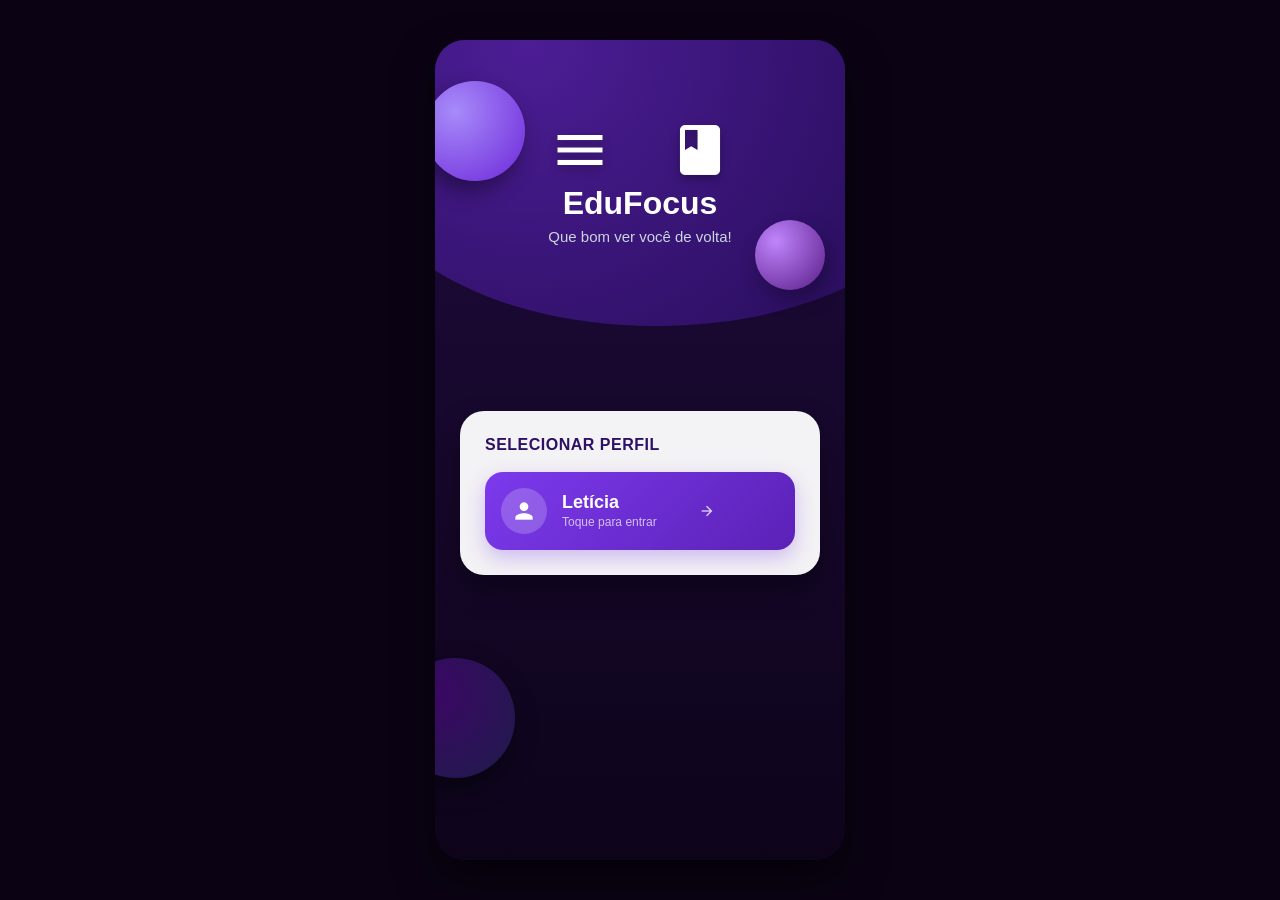
<file: index.html>
<!DOCTYPE html>
<html lang="pt-BR">
<head>
    <meta charset="UTF-8">
    <meta name="viewport" content="width=device-width, initial-scale=1.0">
    <title>EduFocus Login</title>
    <link href="https://fonts.googleapis.com/icon?family=Material+Icons" rel="stylesheet">
    <link rel="stylesheet" href="style.css">
</head>
<body>

    <div class="app-screen">
        <div class="bg-wave"></div>
        <div class="sphere sphere-1"></div>
        <div class="sphere sphere-2"></div>
        <div class="sphere sphere-3"></div>

        <div class="content-container">
            
            <div class="app-header">
                <span class="material-icons study-icon">menu_book</span>
                <h1>EduFocus</h1>
                <p>Que bom ver você de volta!</p>
            </div>

            <div class="login-card">
                <h2>Selecionar Perfil</h2>
                
                <button id="leticia-btn" class="leticia-profile-btn">
                    <div class="avatar">
                        <span class="material-icons">person</span>
                    </div>
                    <div class="user-info">
                        <span class="user-name">Letícia</span>
                        <span class="user-status">Toque para entrar</span>
                    </div>
                    <span class="material-icons arrow-icon">arrow_forward_ios</span>
                </button>
            </div>

            <div class="footer-space"></div>

        </div>
    </div>
<script src="script.js"></script>
</body>
</html>
</file>
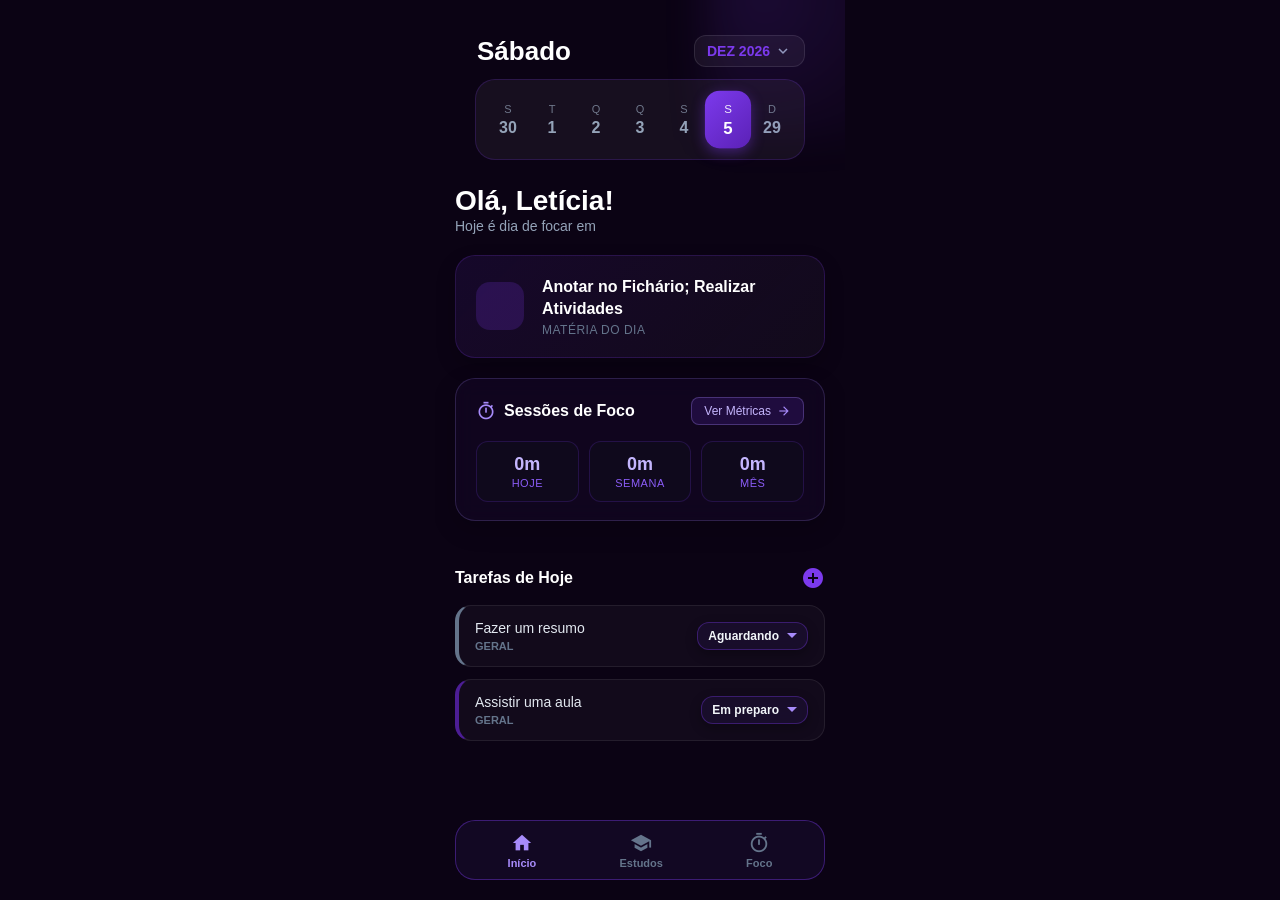
<file: dashboard.html>
<!DOCTYPE html>
<html lang="pt-BR">
<head>
    <meta charset="UTF-8">
    <meta name="viewport" content="width=device-width, initial-scale=1.0">
    <title>EduFocus - Painel</title>
    <link href="https://fonts.googleapis.com/icon?family=Material+Icons" rel="stylesheet">
    <link rel="stylesheet" href="dashboard.css">
    <link rel="stylesheet" href="tarefas.css">
</head>
<body>

    <div class="app-screen dashboard">
        <div class="sphere sphere-4"></div>
        
        <div class="dashboard-content">
                <div class="dashboard-header">
    <div class="header-top-row">
        <h1 id="current-day-name"></h1>
        <div class="month-selector" id="open-full-calendar">
            <span id="current-month-year">JUL 2026</span>
            <i class="material-icons">expand_more</i>
        </div>
    </div>

    <div class="calendar-strip">
        <div class="day" data-day="1"><small>S</small><strong class="num">-</strong></div>
        <div class="day" data-day="2"><small>T</small><strong class="num">-</strong></div>
        <div class="day" data-day="3"><small>Q</small><strong class="num">-</strong></div>
        <div class="day" data-day="4"><small>Q</small><strong class="num">-</strong></div>
        <div class="day" data-day="5"><small>S</small><strong class="num">-</strong></div>
        <div class="day" data-day="6"><small>S</small><strong class="num">-</strong></div>
        <div class="day" data-day="0"><small>D</small><strong class="num">-</strong></div>
    </div>
</div>

<div class="calendar-modal" id="calendar-modal">
    <div class="modal-content">
        <div class="modal-header">
            <button id="prev-month"><i class="material-icons">chevron_left</i></button>
            <h3 id="modal-month-title">Julho 2026</h3>
            <button id="next-month"><i class="material-icons">chevron_right</i></button>
        </div>
        <div class="modal-weekdays">
            <div>D</div><div>S</div><div>T</div><div>Q</div><div>Q</div><div>S</div><div>S</div>
        </div>
        <div class="modal-days-grid" id="modal-days-grid">
            </div>
        <button class="close-modal-btn" id="close-calendar">Fechar</button>
    </div>
</div>
            </header>

            <main class="main-stats">
        <div class="welcome-msg">
            <h2>Olá, Letícia!</h2>
            <span>Hoje é dia de focar em</span>
        </div>

        <div class="schedule-card">
            <div class="schedule-icon">
                <i class="material-icons" id="schedule-icon-day">auto_stories</i>
            </div>
            <div class="schedule-info">
                <h3 id="schedule-subject">Carregando cronograma...</h3>
                <p>Matéria do dia</p>
            </div>
        </div>
<div class="dashboard-card-container">
        <div class="dashboard-card">
    <div class="card-header-flex">
        <div class="card-header-title">
            <i class="material-icons">timer</i>
            <h3>Sessões de Foco</h3>
        </div>
        <button class="btn-card-action" onclick="location.href='metricas.html'">
    Ver Métricas
    <i class="material-icons">arrow_forward</i>
</button>
    </div>
</div>
    <div class="stats-grid">
        <div class="stat-box">
            <span class="stat-number" id="dash-stat-today">0</span>
            <span class="stat-text">Hoje</span>
        </div>
        <div class="stat-box">
            <span class="stat-number" id="dash-stat-week">0</span>
            <span class="stat-text">Semana</span>
        </div>
        <div class="stat-box">
            <span class="stat-number" id="dash-stat-month">0</span>
            <span class="stat-text">Mês</span>
        </div>
    </div>
</div>
        <div class="tasks-section">
            <div class="tasks-header">
                <h4>Tarefas de Hoje</h4>
                <button id="add-task-btn"><i class="material-icons">add_circle</i></button>
            </div>
            
            <div class="tasks-list" id="tasks-list">
                </div>
        </div>
        </main>

        <nav class="bottom-nav">
    <button class="nav-item active" onclick="location.href='dashboard.html'">
        <i class="material-icons">home</i>
        <span>Início</span>
    </button>
    <button class="nav-item" onclick="location.href='estudos.html'">
        <i class="material-icons">school</i>
        <span>Estudos</span>
    </button>
    <button class="nav-item" onclick="location.href='pomodoro.html'">
        <i class="material-icons">timer</i>
        <span>Foco</span>
    </button>
</nav>

    </div>

    <script src="script.js"></script>
</body>
</html>
</file>
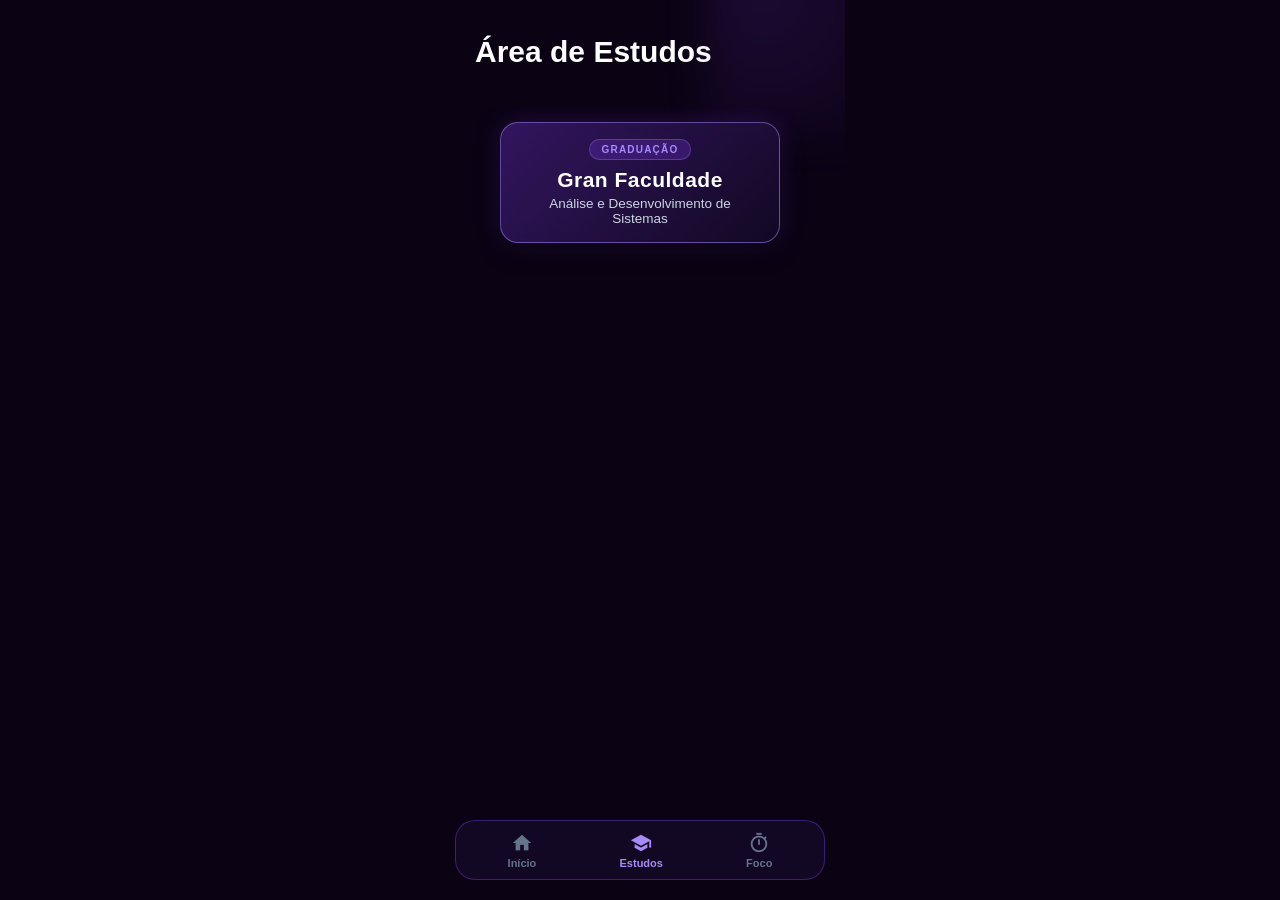
<file: estudos.html>
<!DOCTYPE html>
<html lang="pt-BR">
<head>
    <meta charset="UTF-8">
    <meta name="viewport" content="width=device-width, initial-scale=1.0">
    <title>Área de Estudos</title>
    <link href="https://fonts.googleapis.com/icon?family=Material+Icons" rel="stylesheet">
    <link rel="stylesheet" href="dashboard.css">
    <link rel="stylesheet" href="tarefas.css">
    <link rel="stylesheet" href="estudos.css">
</head>
<body>

    <div class="app-screen">
        <div class="sphere sphere-4"></div>
        
        <div class="dashboard-content">
            <header class="dashboard-header">
                <div class="header-top-row">
                    <h1 style="color: white; font-size: 30px; font-weight: 700;">Área de Estudos</h1>
                </div>
            </header>

            <main class="dashboard-content">
            <div class="faculty-card" id="btn-gran-faculdade" style="cursor: pointer;">
                <span class="faculty-badge">Graduação</span>
                <h1 class="faculty-name">Gran Faculdade</h1>
                <p class="faculty-course">Análise e Desenvolvimento de Sistemas</p>
            </div>
        </main>
        </div>

        <nav class="bottom-nav">
    <button class="nav-item" onclick="location.href='dashboard.html'">
        <i class="material-icons">home</i>
        <span>Início</span>
    </button>
    <button class="nav-item active" onclick="location.href='estudos.html'">
        <i class="material-icons">school</i>
        <span>Estudos</span>
    </button>
    <button class="nav-item" onclick="location.href='pomodoro.html'">
        <i class="material-icons">timer</i>
        <span>Foco</span>
    </button>
</nav>
    </div>

    <script src="script.js"></script>
</body>
</html>
</file>
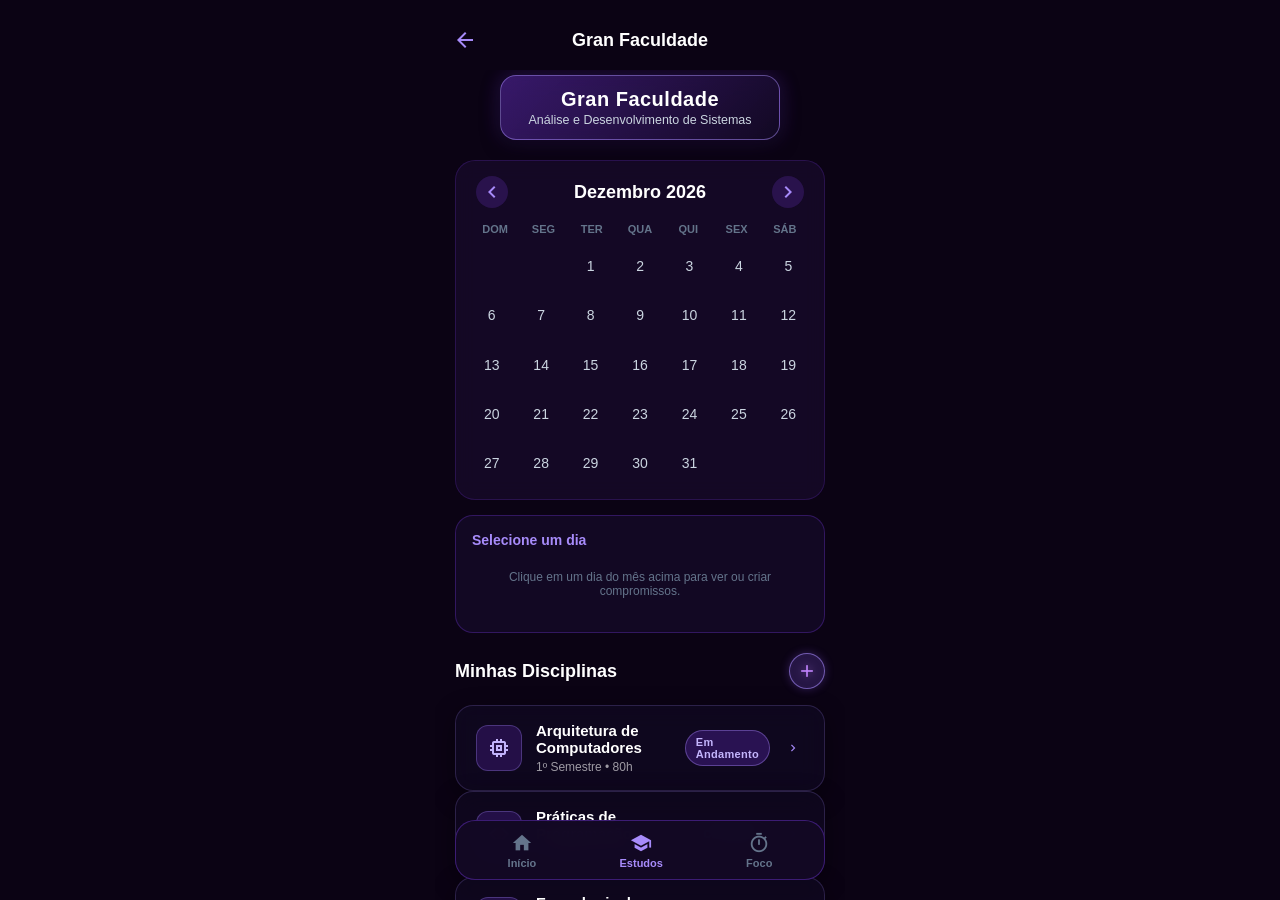
<file: gran-faculdade.html>
<!DOCTYPE html>
<html lang="pt-BR">
<head>
    <meta charset="UTF-8">
    <meta name="viewport" content="width=device-width, initial-scale=1.0">
    <title>Gran Faculdade</title>
    <link href="https://fonts.googleapis.com/icon?family=Material+Icons" rel="stylesheet">
    <link rel="stylesheet" href="dashboard.css">
    <link rel="stylesheet" href="estudos.css">
    <link rel="stylesheet" href="gran.css">
</head>
<body>
    <div class="app-screen">
        <header class="app-header">
            <button id="btn-back" class="icon-btn">
                <i class="material-icons">arrow_back</i>
            </button>
            <h2>Gran Faculdade</h2>
            <div style="width: 40px;"></div> </header>

        <main class="dashboard-content">
            <div class="faculty-card">
                <h1 class="faculty-name">Gran Faculdade</h1>
                <p class="faculty-course">Análise e Desenvolvimento de Sistemas</p>
            </div>

            <div class="calendar-container">
                <div class="calendar-header">
                    <button id="prev-month" class="month-btn"><i class="material-icons">chevron_left</i></button>
                    <h3 id="calendar-month-year">Julho 2026</h3>
                    <button id="next-month" class="month-btn"><i class="material-icons">chevron_right</i></button>
                </div>
                <div class="calendar-weekdays">
                    <span>Dom</span><span>Seg</span><span>Ter</span><span>Qua</span><span>Qui</span><span>Sex</span><span>Sáb</span>
                </div>
                <div class="calendar-days" id="calendar-days">
                    </div>
            </div>

            <div class="events-panel">
                <div class="panel-header">
                    <h4 id="selected-date-title">Selecione um dia</h4>
                </div>
                
                <div class="event-form" id="event-form" style="display: none;">
                    <input type="text" id="event-input" placeholder="Novo compromisso (ex: Prova de ADS)">
                    <button id="btn-add-event"><i class="material-icons">add</i></button>
                </div>

                <ul class="events-list" id="events-list">
                    <li class="empty-msg">Clique em um dia do mês acima para ver ou criar compromissos.</li>
                </ul>
            </div>
            <div class="section-header">
    <h2 class="section-title">Minhas Disciplinas</h2>
    <button class="btn-add-subject" id="btn-open-subject-modal" title="Adicionar Disciplina">
        <i class="material-icons">add</i>
    </button>
</div>

    <div class="subjects-list" id="subjects-container">
    </div>

<div class="subject-modal" id="subject-modal">
    <div class="subject-modal-content">
        <div class="modal-header">
            <h3>Nova Disciplina</h3>
            <button class="btn-close-icon" id="btn-close-subject-modal">
                <i class="material-icons">close</i>
            </button>
        </div>

        <div class="form-group">
            <label>Nome da Disciplina</label>
            <input type="text" id="modal-subject-name" placeholder="Ex: Engenharia de Software">
        </div>

        <div class="form-group">
            <label>Semestre</label>
            <input type="text" id="modal-subject-semester" placeholder="Ex: 1º Semestre">
        </div>

        <div class="form-group">
            <label>Unidades de Aprendizagem (UA)</label>
            <div class="ua-input-wrapper">
                <input type="text" id="input-ua-temp" placeholder="Ex: UA 01 - Introdução aos Conceitos">
                <button type="button" class="btn-add-ua" id="btn-add-ua">
                    <i class="material-icons">add</i>
                </button>
            </div>
            <div class="ua-chips-container" id="ua-chips-list">
                </div>
        </div>

        <div class="modal-actions">
            <button class="btn-cancel" id="btn-cancel-subject">Cancelar</button>
            <button class="btn-save" id="btn-save-subject">Salvar Disciplina</button>
        </div>
    </div>
</div>

        <div class="subject-card">
            <div class="subject-info">
                <div class="subject-icon">
                    <i class="material-icons">memory</i>
                </div>
                <div class="subject-details">
                    <h3>Arquitetura de Computadores</h3>
                    <p>1º Semestre • 80h</p>
                </div>
            </div>
            <div class="subject-status">
                <span class="status-tag in-progress">Em Andamento</span>
                <button class="btn-card-action">
                    <i class="material-icons">chevron_right</i>
                </button>
            </div>
        </div>

        <div class="subject-card">
            <div class="subject-info">
                <div class="subject-icon">
                    <i class="material-icons">code</i>
                </div>
                <div class="subject-details">
                    <h3>Práticas de Programação</h3>
                    <p>1º Semestre • 100h</p>
                </div>
            </div>
            <div class="subject-status">
                <span class="status-tag completed">Concluída</span>
                <button class="btn-card-action">
                    <i class="material-icons">chevron_right</i>
                </button>
            </div>
        </div>

        <div class="subject-card">
            <div class="subject-info">
                <div class="subject-icon">
                    <i class="material-icons">engineering</i>
                </div>
                <div class="subject-details">
                    <h3>Engenharia de Software</h3>
                    <p>2º Semestre • 80h</p>
                </div>
            </div>
            <div class="subject-status">
                <span class="status-tag upcoming">A Seguir</span>
                <button class="btn-card-action">
                    <i class="material-icons">chevron_right</i>
                </button>
            </div>
        </div>

    </div>
</section>
        </main>

        <nav class="bottom-nav">
            <button class="nav-item" id="nav-home">
                <i class="material-icons">home</i>
                <span>Início</span>
            </button>
            <button class="nav-item active" id="nav-studies">
                <i class="material-icons">school</i>
                <span>Estudos</span>
            </button>
            <button class="nav-item" id="nav-pomodoro">
        <i class="material-icons">timer</i>
        <span>Foco</span>
    </button>
        </nav>
    </div>

    <script src="gran.js"></script>
</body>
</html>
</file>
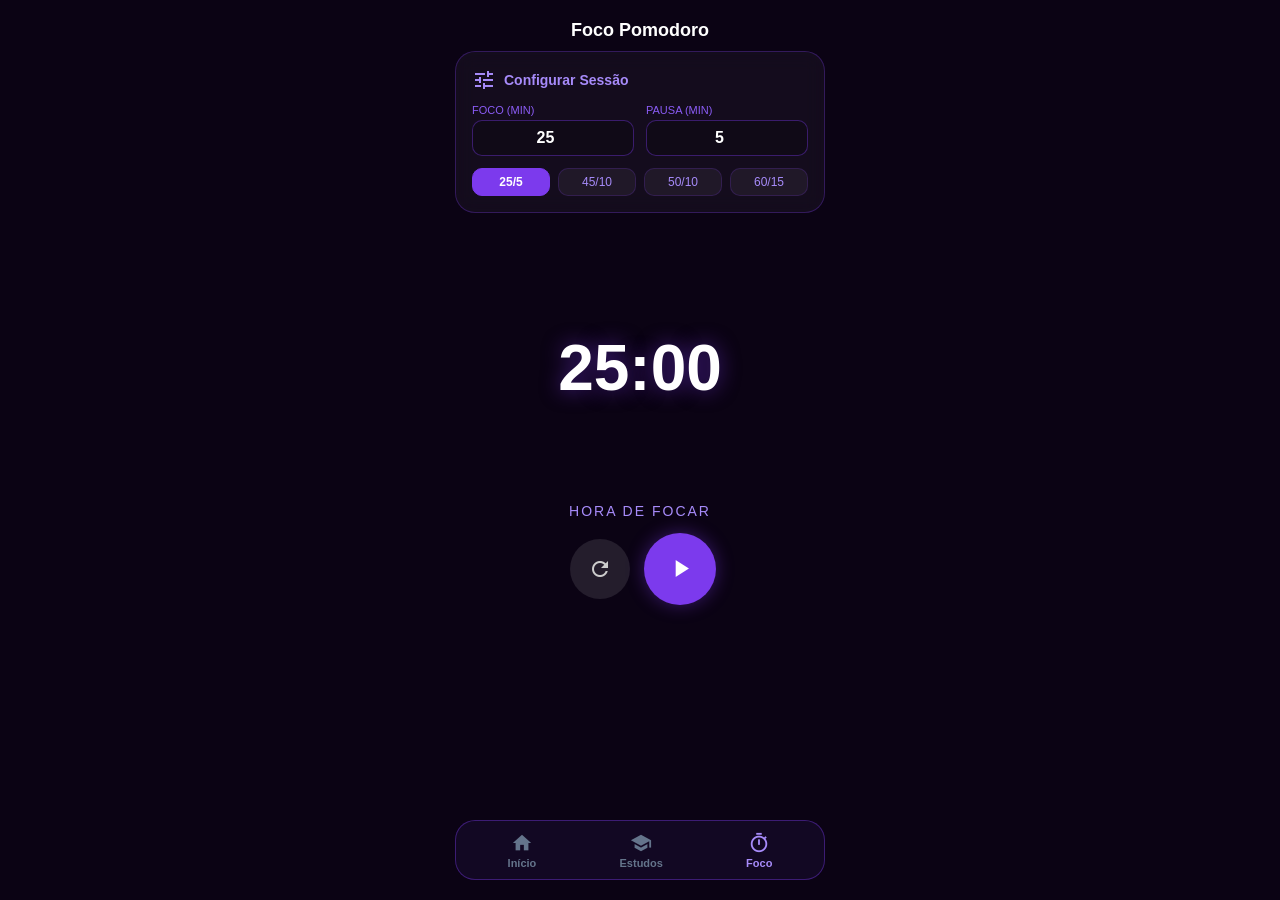
<file: pomodoro.html>
<!DOCTYPE html>
<html lang="pt-BR">
<head>
    <meta charset="UTF-8">
    <meta name="viewport" content="width=device-width, initial-scale=1.0">
    <title>Pomodoro Focus</title>
    <link href="https://fonts.googleapis.com/icon?family=Material+Icons" rel="stylesheet">
    <link rel="stylesheet" href="dashboard.css">
    <link rel="stylesheet" href="gran.css">
    <link rel="stylesheet" href="pomodoro.css">
</head>
<body>
    <div class="app-screen">
        <header class="app-header">
            <div style="width: 40px;"></div>
            <h2>Foco Pomodoro</h2>
            <div style="width: 40px;"></div>
        </header>
<main class="dashboard-content">
            <div class="session-setup-card">
                <div class="setup-header">
                    <i class="material-icons">tune</i>
                    <span>Configurar Sessão</span>
                </div>
                
                <div class="setup-inputs">
                    <div class="input-group">
                        <label for="focus-min">Foco (min)</label>
                        <input type="number" id="focus-min" value="25" min="1" max="180">
                    </div>
                    <div class="input-group">
                        <label for="break-min">Pausa (min)</label>
                        <input type="number" id="break-min" value="5" min="1" max="60">
                    </div>
                </div>

                <div class="preset-chips">
                    <button class="chip-btn active" data-focus="25" data-break="5">25/5</button>
                    <button class="chip-btn" data-focus="45" data-break="10">45/10</button>
                    <button class="chip-btn" data-focus="50" data-break="10">50/10</button>
                    <button class="chip-btn" data-focus="60" data-break="15">60/15</button>
                </div>
            </div>
        <main class="dashboard-content">
            

            <div class="timer-display">
                <div class="circle-container">
                    <div class="timer-value" id="timer">25:00</div>
                </div>
                <div class="timer-label" id="status-label">Hora de focar</div>
            </div>

            <div class="timer-controls">
                <button class="btn-timer btn-reset" id="reset"><i class="material-icons">refresh</i></button>
                <button class="btn-timer btn-play" id="start-pause"><i class="material-icons">play_arrow</i></button>
            </div>
        </main>
<div class="modal-overlay" id="custom-modal">
    <div class="modal-card">
        <div class="modal-icon" id="modal-icon">
            <i class="material-icons">notifications_active</i>
        </div>
        <h3 id="modal-title">Tempo Finalizado!</h3>
        <p id="modal-message">Sua sessão de estudo terminou. Hora de descansar um pouco!</p>
        <button id="btn-modal-close">Entendido</button>
    </div>
</div>
        <nav class="bottom-nav">
    <button class="nav-item" onclick="location.href='dashboard.html'">
        <i class="material-icons">home</i>
        <span>Início</span>
    </button>
    <button class="nav-item" onclick="location.href='estudos.html'">
        <i class="material-icons">school</i>
        <span>Estudos</span>
    </button>
    <button class="nav-item active" onclick="location.href='pomodoro.html'">
        <i class="material-icons">timer</i>
        <span>Foco</span>
    </button>
</nav>
    </div>

    <script src="pomodoro.js"></script>
</body>
</html>
</file>
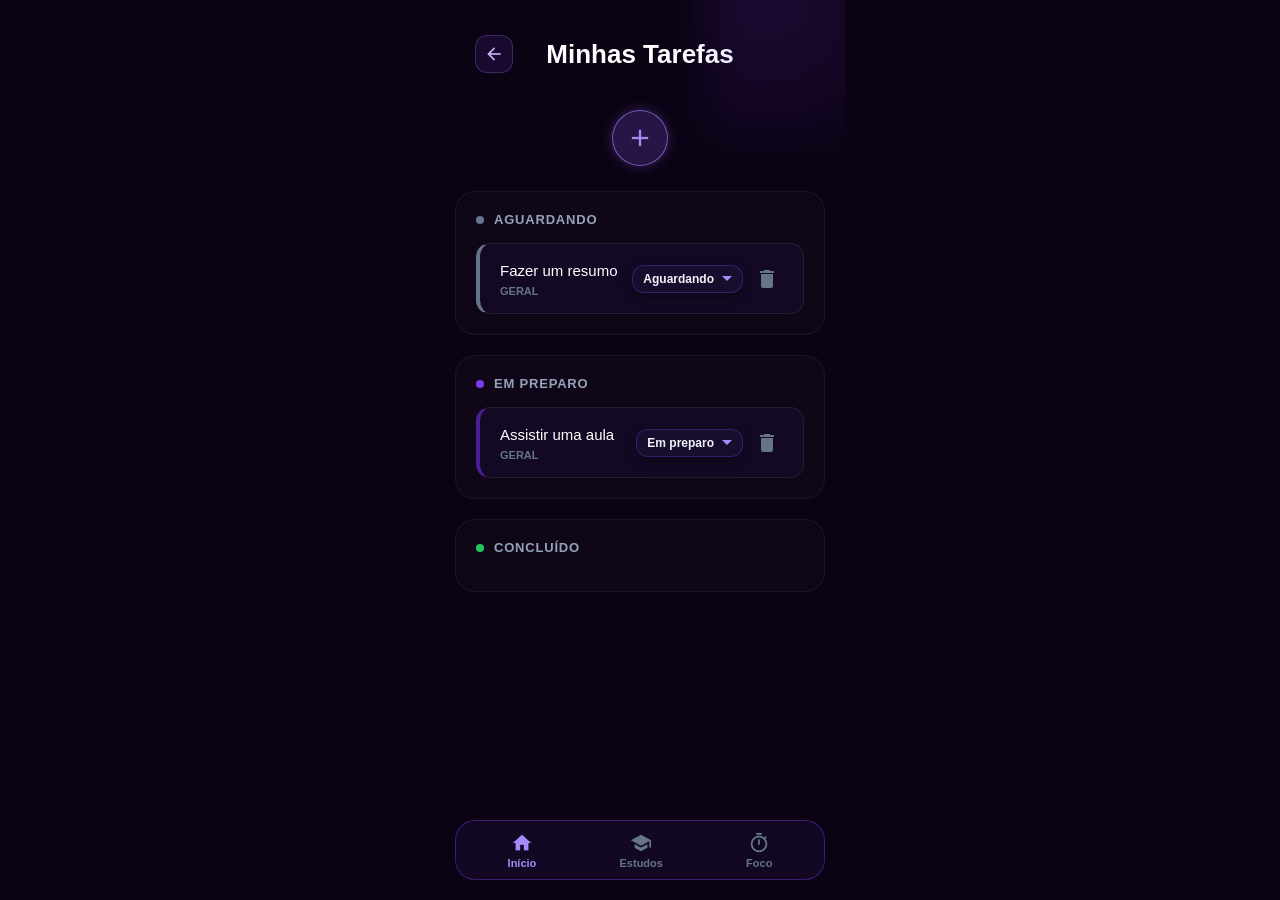
<file: tarefas.html>
<!DOCTYPE html>
<html lang="pt-BR">
<head>
    <meta charset="UTF-8">
    <meta name="viewport" content="width=device-width, initial-scale=1.0">
    <title>Gerenciador de Tarefas</title>
    <link href="https://fonts.googleapis.com/icon?family=Material+Icons" rel="stylesheet">
    <link rel="stylesheet" href="dashboard.css">
    <link rel="stylesheet" href="tarefas.css">
</head>
<body>

    <div class="app-screen">
        <div class="sphere sphere-4"></div>
        
        <div class="dashboard-content">
            <header class="dashboard-header">
                <div class="header-top-row">
    <button class="btn-back" onclick="location.href='dashboard.html'">
        <i class="material-icons">arrow_back</i>
    </button>
    <h1 style="color: white; font-size: 26px; font-weight: 700; margin: 0;">Minhas Tarefas</h1>
    <div style="width: 38px;"></div>
</div>
            </header>
<div class="add-task-container">
    <button class="btn-add-task-main" id="page-add-task-btn">
        <i class="material-icons">add</i>
        <span></span>
    </button>
</div>
            <main class="main-stats" style="margin-top: 15px;">
                <div class="kanban-container">
                    
                    <div class="kanban-column">
                        <div class="column-title"><span class="dot todo"></span> Aguardando</div>
                        <div class="kanban-list" id="list-todo"></div>
                    </div>

                    <div class="kanban-column">
                        <div class="column-title"><span class="dot doing"></span> Em Preparo</div>
                        <div class="kanban-list" id="list-doing"></div>
                    </div>

                    <div class="kanban-column">
                        <div class="column-title"><span class="dot done"></span> Concluído</div>
                        <div class="kanban-list" id="list-done"></div>
                    </div>

                </div>
            </main>
        </div>

        <div class="task-modal" id="task-modal">
            <div class="task-modal-content">
                <h3>Nova Tarefa</h3>
                
                <div class="form-group">
                    <label>Nome da Tarefa</label>
                    <input type="text" id="modal-task-name" placeholder="Ex: Fazer resumo, assistir aula...">
                </div>

                <div class="form-group">
                    <label>Dia da Semana</label>
                    <div class="custom-select-wrapper">
                        <button type="button" class="custom-select-trigger" id="day-trigger" data-value="1">Segunda-feira</button>
                        <div class="custom-options" id="day-options">
                            <div class="custom-option selected" data-value="1">Segunda-feira</div>
                            <div class="custom-option" data-value="2">Terça-feira</div>
                            <div class="custom-option" data-value="3">Quarta-feira</div>
                            <div class="custom-option" data-value="4">Quinta-feira</div>
                            <div class="custom-option" data-value="5">Sexta-feira</div>
                            <div class="custom-option" data-value="6">Sábado</div>
                            <div class="custom-option" data-value="0">Domingo</div>
                        </div>
                    </div>
                </div>

                <div class="form-group">
                    <label>Disciplina</label>
                    <div class="custom-select-wrapper">
                        <button type="button" class="custom-select-trigger" id="subject-trigger" data-value="Arquitetura de Computadores">Arquitetura de Computadores</button>
                        <div class="custom-options" id="subject-options">
                            <div class="custom-option selected" data-value="Arquitetura de Computadores">Arquitetura de Computadores</div>
                            <div class="custom-option" data-value="Engenharia de Software">Engenharia de Software</div>
                            <div class="custom-option" data-value="Práticas de Programação">Práticas de Programação</div>
                            <div class="custom-option" data-value="Carreira e Futuro">Carreira e Futuro</div>
                            <div class="custom-option" data-value="Cultura">Cultura</div>
                            <div class="custom-option" data-value="Outros">Outros / Atividades</div>
                        </div>
                    </div>
                </div>

                <div class="modal-actions">
                    <button class="btn-cancel" id="btn-close-modal">Cancelar</button>
                    <button class="btn-save" id="btn-save-task">Adicionar</button>
                </div>
            </div>
        </div>

        <div class="confirm-modal" id="confirm-modal">
            <div class="confirm-modal-content">
                <div class="confirm-icon">
                    <i class="material-icons">delete_sweep</i>
                </div>
                <h3>Excluir Tarefa?</h3>
                <p>Você tem certeza que deseja apagar esta tarefa? Esta ação não poderá ser desfeita.</p>
                <div class="confirm-actions">
                    <button class="btn-keep" id="btn-cancel-delete">Cancelar</button>
                    <button class="btn-delete" id="btn-confirm-delete">Excluir</button>
                </div>
            </div>
        </div>

        <div class="confirm-modal" id="alert-modal">
    <div class="confirm-modal-content">
        <div class="confirm-icon" style="background: rgba(245, 158, 11, 0.1); color: #f59e0b;">
            <i class="material-icons">warning</i>
        </div>
        <h3>Campo Obrigatório</h3>
        <p>Por favor, digite o nome da tarefa antes de adicionar!</p>
        <div class="confirm-actions">
            <button class="btn-delete" id="btn-ok-alert" style="background: #7c3aed; width: 100%;">Entendido</button>
        </div>
    </div>
</div>

<nav class="bottom-nav">
    <button class="nav-item active" onclick="location.href='dashboard.html'">
        <i class="material-icons">home</i>
        <span>Início</span>
    </button>
    <button class="nav-item" onclick="location.href='estudos.html'">
        <i class="material-icons">school</i>
        <span>Estudos</span>
    </button>
    <button class="nav-item" onclick="location.href='pomodoro.html'">
        <i class="material-icons">timer</i>
        <span>Foco</span>
    </button>
</nav>

    </div>

    <script src="script.js"></script>
</body>
</html>
</file>
<file: style.css>
* {
    margin: 0;
    padding: 0;
    box-sizing: border-box;
    font-family: 'Segoe UI', Roboto, Helvetica, Arial, sans-serif;
}

body {
    width: 100vw;
    height: 100vh;
    background-color: #0b0314; /* Fundo super escuro */
    display: flex;
    justify-content: center;
    align-items: center;
    overflow: hidden;
}

/* Container do Celular */
.app-screen {
    position: relative;
    width: 100%;
    max-width: 410px;
    height: 100%;
    max-height: 820px;
    background: linear-gradient(180deg, #1f0b3d 0%, #0d041a 100%);
    border-radius: 30px;
    box-shadow: 0 20px 40px rgba(0,0,0,0.6);
    overflow: hidden;
    display: flex;
    flex-direction: column;
}

/* --- Formas Fluídas de Fundo --- */
.bg-wave {
    position: absolute;
    top: -10%;
    left: -20%;
    width: 150%;
    height: 45%;
    background: radial-gradient(circle at 30% 20%, #4c1d95 0%, #2e1065 70%);
    border-radius: 0 0 50% 60%;
    transform: rotate(-5deg);
    z-index: 1;
}

/* Esferas 3D Flutuantes */
.sphere {
    position: absolute;
    border-radius: 50%;
    z-index: 2;
}

.sphere-1 {
    width: 100px;
    height: 100px;
    top: 5%;
    left: -10px;
    background: radial-gradient(circle at 30% 30%, #a78bfa, #6d28d9);
    box-shadow: -5px 10px 20px rgba(0,0,0,0.4);
}

.sphere-2 {
    width: 70px;
    height: 70px;
    top: 22%;
    right: 20px;
    background: radial-gradient(circle at 30% 30%, #c084fc, #581c87);
    box-shadow: 5px 10px 20px rgba(0,0,0,0.3);
}

.sphere-3 {
    width: 120px;
    height: 120px;
    bottom: 10%;
    left: -40px;
    background: radial-gradient(circle at 30% 30%, #3b0764, #1e1b4b);
    box-shadow: -5px 10px 25px rgba(0,0,0,0.5);
}

/* --- Conteúdo por cima do fundo --- */
.content-container {
    position: relative;
    z-index: 3;
    width: 100%;
    height: 100%;
    padding: 40px 25px;
    display: flex;
    flex-direction: column;
    justify-content: space-between;
}

/* Topo do App */
.app-header {
    color: white;
    text-align: center;
    margin-top: 40px;
}

.study-icon {
    font-size: 60px !important;
    text-shadow: 0 4px 10px rgba(0,0,0,0.3);
    margin-bottom: 5px;
}

.app-header h1 {
    font-size: 32px;
    font-weight: 700;
}

.app-header p {
    font-size: 15px;
    color: #cbd5e1;
    margin-top: 6px;
}

/* Card Branco Centralizado */
.login-card {
    background-color: rgba(255, 255, 255, 0.95);
    backdrop-filter: blur(10px);
    border-radius: 24px;
    padding: 25px;
    box-shadow: 0 15px 30px rgba(0,0,0,0.3);
    width: 100%;
    margin-bottom: 40px;
}

.login-card h2 {
    color: #2e1065;
    font-size: 16px;
    text-transform: uppercase;
    letter-spacing: 0.5px;
    margin-bottom: 18px;
    font-weight: 600;
}

/* O Novo Botão de Perfil da Letícia */
.leticia-profile-btn {
    background: linear-gradient(135deg, #7c3aed 0%, #5b21b6 100%);
    border: none;
    width: 100%;
    padding: 16px;
    border-radius: 18px;
    color: white;
    display: flex;
    align-items: center;
    cursor: pointer;
    box-shadow: 0 8px 20px rgba(124, 58, 237, 0.3);
    transition: transform 0.2s, box-shadow 0.2s;
}

.leticia-profile-btn:hover {
    transform: translateY(-2px);
    box-shadow: 0 12px 24px rgba(124, 58, 237, 0.4);
}

.leticia-profile-btn:active {
    transform: scale(0.97);
}

/* Avatar dentro do botão */
.avatar {
    width: 46px;
    height: 46px;
    background-color: rgba(255, 255, 255, 0.2);
    border-radius: 50%;
    display: flex;
    justify-content: center;
    align-items: center;
    margin-right: 15px;
}

.avatar .material-icons {
    font-size: 26px;
}

/* Textos internos do perfil */
.user-info {
    display: flex;
    flex-direction: column;
    text-align: left;
    flex-grow: 1; /* Faz ocupar o espaço e empurrar a seta */
}

.user-name {
    font-size: 18px;
    font-weight: 600;
}

.user-status {
    font-size: 12px;
    color: rgba(255, 255, 255, 0.7);
    margin-top: 2px;
}

/* Seta na ponta direita */
.arrow-icon {
    font-size: 16px !important;
    color: rgba(255, 255, 255, 0.8);
}

.footer-space {
    height: 40px; /* Apenas para manter o equilíbrio visual da tela */
}
</file>
<file: dashboard.css>
/* 1. RESET DE BORDAS E FONTES */
* {
    margin: 0;
    padding: 0;
    box-sizing: border-box;
    font-family: 'Segoe UI', Roboto, Helvetica, Arial, sans-serif;
}

body {
    width: 100vw;
    height: 100vh;
    background-color: #0b0314;
    display: flex;
    justify-content: center;
    align-items: center;
    overflow: hidden; /* Mantém a página de fora travada e centralizada */
}

/* 2. ESTRUTURA DO CELULAR (MOLDURA FIXA E PROPORCIONAL) */
.app-screen {
    position: relative;
    width: 100%;
    max-width: 410px;
    height: 100vh;
    height: 100dvh;
    max-height: 100%; /* Força a moldura a nunca passar da tela do aparelho */
    border-radius: 0;  /* No celular preenche sem cortar cantos */
    overflow: hidden;
    background-color: #0b0314;
    display: flex;
    flex-direction: column;
}

/* CONTEÚDO ROLÁVEL (A ROLAGEM ACONTECE APENAS AQUI DENTRO) */
.dashboard-content {
    flex: 1;
    overflow-y: auto !important;
    padding: 0 20px 110px 20px !important; /* Dá espaço pro menu subir */
    box-sizing: border-box;
}

/* Esconde a barra de rolagem visualmente para manter o visual limpo de app */
.dashboard-content::-webkit-scrollbar {
    display: none;
}
.dashboard-content {
    -ms-overflow-style: none;
    scrollbar-width: none;
}

/* 5. CABEÇALHO DO CALENDÁRIO (FIXADO NO TOPO) */
.dashboard-header {
    width: 100%;
    margin-bottom: 25px; /* Define exatamente o espaço fixo antes do próximo bloco */
}

#current-day-name {
    font-size: 26px;
    font-weight: 700;
    color: #ffffff;
    text-transform: capitalize;
    margin-bottom: 12px;
    padding-left: 2px;
}

/* FAIXA DO CALENDÁRIO */
.calendar-strip {
    display: flex;
    justify-content: space-between;
    background: rgba(255, 255, 255, 0.05);
    padding: 12px 10px;
    border-radius: 20px;
    border: 1px solid rgba(124, 58, 237, 0.2);
}

.day {
    width: 45px;
    height: 55px; /* Aumentamos um pouco a altura para caber os dois elementos */
    display: flex;
    flex-direction: column; /* Coloca a letra em cima e o número embaixo */
    align-items: center;
    justify-content: center;
    border-radius: 14px;
    color: #94a3b8;
    gap: 4px; /* Espaço sutil entre a letra e o número */
    transition: 0.3s;
}

.day small {
    font-size: 11px;
    font-weight: 500;
    text-transform: uppercase;
    opacity: 0.7;
}

/* Número do dia (maior) */
.day .num {
    font-size: 16px;
    font-weight: 700;
}

.day.active {
    background: linear-gradient(135deg, #7c3aed 0%, #5b21b6 100%);
    color: white;
    box-shadow: 0 4px 12px rgba(124, 58, 237, 0.4);
    transform: scale(1.05);
}

.day.active small {
    opacity: 0.9;
}

/* 6. BLOCO DE CONTEÚDO (LOGO ABAIXO DO CALENDÁRIO) */
.main-stats {
    width: 100%;
    display: flex;
    flex-direction: column;
    justify-content: flex-start;
    margin-bottom: auto; /* Truque CSS: empurra o menu de navegação lá para o rodapé */
}

.welcome-msg h2 {
    font-size: 28px;
    color: white;
}

.welcome-msg span {
    color: #94a3b8;
    font-size: 14px;
}

/* CARD DE TAREFA */
.task-card {
    background: rgba(255, 255, 255, 0.05);
    margin-top: 20px;
    padding: 20px;
    border-radius: 20px;
    display: flex;
    align-items: center;
    gap: 15px;
    border: 1px solid rgba(255, 255, 255, 0.1);
}

.status-dot {
    width: 8px;
    height: 8px;
    background: #22c55e;
    border-radius: 50%;
    margin-left: auto;
}

/* 7. MENU INFERIOR FIXADO EM BAIXO */
/* 7. NAVEGAÇÃO INFERIOR MODERNA */
/* --- NAVEGAÇÃO INFERIOR PROPORCIONAL AO APP --- */
.bottom-nav {
    position: fixed !important;
    bottom: max(20px, env(safe-area-inset-bottom) + 10px) !important;
    left: 50% !important;
    transform: translateX(-50%) !important; /* Centraliza perfeitamente em qualquer tela */
    width: 90% !important;
    max-width: 370px !important;
    height: 60px;
    background: rgba(19, 9, 36, 0.98) !important;
    backdrop-filter: blur(12px);
    border: 1px solid rgba(124, 58, 237, 0.4);
    border-radius: 20px !important;
    display: flex;
    justify-content: space-around;
    align-items: center;
    z-index: 9999 !important;
    padding: 0 10px;
    box-sizing: border-box;
}
/* Botões da navegação */
.bottom-nav .nav-item {
    background: transparent !important;
    border: none !important;
    outline: none;
    display: flex;
    flex-direction: column;
    align-items: center;
    justify-content: center;
    color: #64748b !important;
    font-size: 11px;
    font-weight: 600;
    cursor: pointer;
    gap: 3px;
    padding: 6px 12px;
    border-radius: 12px;
    transition: all 0.2s ease;
}

.bottom-nav .nav-item i {
    font-size: 22px !important;
    color: inherit !important;
}

.bottom-nav .nav-item.active {
    color: #a78bfa !important;
}

.bottom-nav .nav-item.active i {
    color: #a78bfa !important;
}

.bottom-nav .nav-item:hover {
    color: #ffffff !important;
}

/* ESFERA DE FUNDO */
.sphere-4 {
    position: absolute;
    width: 200px;
    height: 200px;
    top: -60px;
    right: -60px;
    background: radial-gradient(circle at 30% 30%, rgba(124, 58, 237, 0.15), transparent);
    filter: blur(20px);
    pointer-events: none;
}
/* Alinhamento do Dia e Mês no topo */
.header-top-row {
    display: flex;
    justify-content: space-between;
    align-items: center;
    width: 100%;
    margin-bottom: 12px;
}

/* Removemos a margem antiga do Domingo para não quebrar o layout */
#current-day-name {
    margin-bottom: 0 !important; 
}

/* Estilo do Seletor de Mês (Canto Direito) */
.month-selector {
    display: flex;
    align-items: center;
    gap: 4px;
    background: rgba(255, 255, 255, 0.05);
    padding: 6px 12px;
    border-radius: 12px;
    cursor: pointer;
    border: 1px solid rgba(255, 255, 255, 0.1);
    transition: 0.2s;
}

.month-selector:hover {
    background: rgba(255, 255, 255, 0.1);
}

.month-selector span {
    font-size: 14px;
    font-weight: 700;
    color: #7c3aed; /* Cor Roxa para destacar */
    text-transform: uppercase;
}

.month-selector i {
    color: #94a3b8;
    font-size: 18px;
}

/* --- TELA DO CALENDÁRIO COMPLETO (MODAL) --- */
.calendar-modal {
    position: absolute;
    top: 0;
    left: 0;
    width: 100%;
    height: 100%;
    background: rgba(11, 3, 20, 0.9);
    backdrop-filter: blur(8px);
    display: flex;
    justify-content: center;
    align-items: center;
    z-index: 100;
    opacity: 0;
    pointer-events: none;
    transition: 0.3s ease;
}

/* Quando o modal ganha a classe .open, ele aparece */
.calendar-modal.open {
    opacity: 1;
    pointer-events: auto;
}

.modal-content {
    background: #130924;
    width: 90%;
    border-radius: 24px;
    padding: 20px;
    border: 1px solid rgba(124, 58, 237, 0.3);
    box-shadow: 0 10px 30px rgba(0,0,0,0.5);
}

.modal-header {
    display: flex;
    justify-content: space-between;
    align-items: center;
    margin-bottom: 20px;
}

.modal-header h3 {
    color: white;
    font-size: 18px;
    font-weight: 700;
}

.modal-header button {
    background: none;
    border: none;
    color: #7c3aed;
    cursor: pointer;
}

.modal-weekdays {
    display: grid;
    grid-template-columns: repeat(7, 1fr);
    text-align: center;
    color: #4b5563;
    font-weight: 700;
    font-size: 12px;
    margin-bottom: 10px;
}

.modal-days-grid {
    display: grid;
    grid-template-columns: repeat(7, 1fr);
    gap: 8px;
    text-align: center;
}

.modal-day {
    color: #94a3b8;
    padding: 8px 0;
    font-size: 14px;
    font-weight: 600;
    border-radius: 8px;
}

.modal-day.empty {
    opacity: 0;
}

.modal-day.today {
    background: #7c3aed;
    color: white;
}

.close-modal-btn {
    width: 100%;
    background: rgba(255, 255, 255, 0.05);
    border: 1px solid rgba(255, 255, 255, 0.1);
    color: white;
    padding: 12px;
    border-radius: 14px;
    margin-top: 20px;
    font-weight: 600;
    cursor: pointer;
}
/* Estilização do Título "Hoje é dia de focar em" */
.focus-title {
    color: #94a3b8;
    font-size: 15px;
    font-weight: 500;
    display: block;
    margin-top: 5px;
}

/* Card do Cronograma Dinâmico */
.schedule-card {
    background: linear-gradient(135deg, rgba(124, 58, 237, 0.1) 0%, rgba(255, 255, 255, 0.03) 100%);
    margin-top: 20px;
    padding: 20px;
    border-radius: 20px;
    display: flex;
    align-items: center;
    gap: 18px;
    border: 1px solid rgba(124, 58, 237, 0.2);
    box-shadow: 0 8px 20px rgba(0, 0, 0, 0.2);
}

/* Ícone Redondo */
.schedule-icon {
    width: 48px;
    height: 48px;
    background: rgba(124, 58, 237, 0.2);
    border-radius: 14px;
    display: flex;
    align-items: center;
    justify-content: center;
}

.schedule-icon i {
    color: #a78bfa;
    font-size: 24px;
}

/* Textos do Card */
.schedule-info h3 {
    color: #ffffff;
    font-size: 16px;
    font-weight: 600;
    line-height: 1.4;
}

.schedule-info p {
    color: #64748b;
    font-size: 12px;
    margin-top: 2px;
    text-transform: uppercase;
    letter-spacing: 0.5px;
}
/* Container Geral de Tarefas */
.tasks-section {
    margin-top: 25px;
    width: 100%;
}

.tasks-header {
    display: flex;
    justify-content: space-between;
    align-items: center;
    margin-bottom: 15px;
}

.tasks-header h4 {
    color: #ffffff;
    font-size: 16px;
    font-weight: 600;
}

.tasks-header button {
    background: none;
    border: none;
    color: #7c3aed;
    cursor: pointer;
    display: flex;
    align-items: center;
}

/* Lista e Card de Tarefa */
.tasks-list {
    display: flex;
    flex-direction: column;
    gap: 12px;
}

.task-item {
    background: rgba(255, 255, 255, 0.03);
    border: 1px solid rgba(255, 255, 255, 0.08);
    padding: 14px 16px;
    border-radius: 16px;
    display: flex;
    justify-content: space-between;
    align-items: center;
    transition: all 0.3s ease;
}

.task-text {
    color: #e2e8f0;
    font-size: 14px;
    font-weight: 500;
}

/* Seletor de Progresso (Estilo do Botão) */
.status-select {
    background: #1e1b4b;
    color: #ffffff;
    border: none;
    padding: 6px 12px;
    border-radius: 10px;
    font-size: 12px;
    font-weight: 600;
    cursor: pointer;
    outline: none;
    transition: background 0.3s ease;
}

/* --- CORES DOS ESTADOS DE PROGRESSO --- */
.task-item.status-todo {
    border-left: 4px solid #64748b; /* Borda cinza */
}
.task-item.status-todo .status-select {
    background: #334155; /* Botão cinza */
    color: #cbd5e1;
}

.task-item.status-doing {
    border-left: 4px solid #4c1d95; /* Borda roxo escuro */
}
.task-item.status-doing .status-select {
    background: #4c1d95; /* Botão roxo escuro */
    color: #ddd6fe;
}

.task-item.status-done {
    border-left: 4px solid #22c55e; /* Borda verde brilhante */
    opacity: 0.6; /* Dá o efeito visual de item arquivado/concluído */
}
.task-item.status-done .task-text {
    text-decoration: line-through; /* Risca o texto da tarefa */
    color: #64748b;
}
.task-item.status-done .status-select {
    background: #166534; /* Botão verde escuro */
    color: #4ade80;
}
/* --- CARD DE ESTATÍSTICAS NA DASHBOARD --- */
.dashboard-stats-card {
    background: rgba(255, 255, 255, 0.03);
    border: 1px solid rgba(124, 58, 237, 0.25);
    border-radius: 20px;
    padding: 16px;
    margin: 20px 0;
    backdrop-filter: blur(10px);
}

.stats-header {
    display: flex;
    justify-content: space-between;
    align-items: center;
    margin-bottom: 14px;
}

.stats-title {
    display: flex;
    align-items: center;
    gap: 8px;
    color: #fff;
    font-size: 14px;
    font-weight: 600;
}

.stats-title i {
    color: #a78bfa;
    font-size: 18px;
}

.btn-go-pomodoro {
    background: transparent;
    border: none;
    color: #a78bfa;
    font-size: 12px;
    display: flex;
    align-items: center;
    cursor: pointer;
    gap: 2px;
    transition: color 0.2s;
}

.btn-go-pomodoro:hover {
    color: #fff;
}

.stats-grid {
    display: flex;
    justify-content: space-between;
    gap: 10px;
}

.stat-box {
    flex: 1;
    background: rgba(124, 58, 237, 0.1);
    border: 1px solid rgba(124, 58, 237, 0.2);
    border-radius: 14px;
    padding: 10px 8px;
    display: flex;
    flex-direction: column;
    align-items: center;
}

.stat-number {
    font-size: 18px;
    font-weight: 700;
    color: #a78bfa;
}

.stat-text {
    font-size: 11px;
    color: #8b5cf6;
    margin-top: 2px;
    text-transform: uppercase;
    letter-spacing: 0.5px;
}
.btn-card-action {
    display: inline-flex;        /* Faz a caixa ter o tamanho justo do conteúdo */
    align-items: center;
    justify-content: center;
    gap: 8px;                   /* Distância justa entre o texto e a seta */
    
    width: fit-content;          /* Ajusta a largura exata da frase */
    margin: 10px auto 0 auto;    /* Centraliza a caixinha dentro do card */
    padding: 6px 14px;           /* Espaçamento interno proporcional e delicado */
    
    background: rgba(124, 58, 237, 0.12);
    border: 1px solid rgba(167, 139, 250, 0.25);
    border-radius: 8px;
    
    color: #c4b5fd;
    font-size: 12px;
    font-weight: 500;
    cursor: pointer;
    transition: all 0.2s ease;
}

/* Ícone da seta alinhado */
.btn-card-action .material-icons {
    font-size: 15px;
    color: #a78bfa;
    transition: transform 0.2s ease;
}

/* Efeito ao passar o mouse */
.btn-card-action:hover {
    background: rgba(124, 58, 237, 0.25);
    color: #ffffff;
}

.btn-card-action:hover .material-icons {
    transform: translateX(3px);  /* Seta desliza levemente */
    color: #ffffff;
}
/* Container que alinha Título (esquerda) e Botão (direita) */
.card-header-flex {
    display: flex;
    align-items: center;
    justify-content: space-between;
    margin-bottom: 16px;
    width: 100%;
}

/* Agrupamento do Ícone + Título */
.card-header-title {
    display: flex;
    align-items: center;
    gap: 8px;
}

.card-header-title h3 {
    font-size: 16px;
    font-weight: 600;
    color: #ffffff;
    margin: 0;
}

.card-header-title .material-icons {
    color: #a78bfa;
    font-size: 20px;
}

/* Ajuste no botão para ficar compacto ao lado do título */
.btn-card-action {
    display: inline-flex;
    align-items: center;
    gap: 6px;
    padding: 6px 12px;
    margin: 0; /* Remove margens externas antigas */
    background: rgba(124, 58, 237, 0.12);
    border: 1px solid rgba(167, 139, 250, 0.25);
    border-radius: 8px;
    color: #c4b5fd;
    font-size: 12px;
    font-weight: 500;
    cursor: pointer;
    transition: all 0.2s ease;
}

.btn-card-action .material-icons {
    font-size: 14px;
    color: #a78bfa;
}

.btn-card-action:hover {
    background: rgba(124, 58, 237, 0.25);
    color: #ffffff;
}
/* --- CONTAINER PRINCIPAL DO CARD (ROXO TRANSLÚCIDO) --- */
.dashboard-card-container {
    background: rgba(124, 58, 237, 0.05); /* Fundo sutil roxo */
    border: 1px solid rgba(167, 139, 250, 0.2); /* Borda roxa delicada */
    border-radius: 20px;
    padding: 18px 20px;
    margin: 20px 0; /* Separa bem dos elementos de cima e de baixo */
    backdrop-filter: blur(10px); /* Efeito suave de vidro */
    box-shadow: 0 8px 24px rgba(0, 0, 0, 0.2);
}

/* CABEÇALHO (Título à esquerda e Botão à direita) */
.card-header-flex {
    display: flex;
    align-items: center;
    justify-content: space-between;
    margin-bottom: 16px;
    width: 100%;
}

.card-header-title {
    display: flex;
    align-items: center;
    gap: 8px;
}

.card-header-title h3 {
    font-size: 16px;
    font-weight: 600;
    color: #ffffff;
    margin: 0;
}

.card-header-title .material-icons {
    color: #a78bfa;
    font-size: 20px;
}

/* BOTÃO DE MÉTRICAS */
.btn-card-action {
    display: inline-flex;
    align-items: center;
    gap: 6px;
    padding: 6px 12px;
    margin: 0;
    background: rgba(124, 58, 237, 0.15);
    border: 1px solid rgba(167, 139, 250, 0.3);
    border-radius: 8px;
    color: #c4b5fd;
    font-size: 12px;
    font-weight: 500;
    cursor: pointer;
    transition: all 0.2s ease;
}

.btn-card-action .material-icons {
    font-size: 14px;
    color: #a78bfa;
}

.btn-card-action:hover {
    background: rgba(124, 58, 237, 0.3);
    color: #ffffff;
}

/* LINHA DOS CONTADORES DA SESSÃO */
.stats-row {
    display: grid;
    grid-template-columns: repeat(3, 1fr);
    gap: 12px;
}

.stat-box {
    background: rgba(15, 12, 29, 0.6); /* Caixa escura para destacar o número */
    border: 1px solid rgba(124, 58, 237, 0.2);
    border-radius: 12px;
    padding: 12px 8px;
    text-align: center;
    display: flex;
    flex-direction: column;
    align-items: center;
    justify-content: center;
}

.stat-number {
    font-size: 18px;
    font-weight: 700;
    color: #c4b5fd;
}

.stat-label {
    font-size: 10px;
    font-weight: 600;
    color: #a78bfa;
    margin-top: 4px;
    letter-spacing: 0.5px;
}
</file>
<file: tarefas.css>
/* --- CONFIGURAÇÃO DE ESPAÇAMENTO GERAL DO TOPO --- */

.dashboard-header {
    padding-top: 35px;
    padding-bottom: 10px;
    margin-bottom: 15px;
    padding-left: 20px;
    padding-right: 20px;
    box-sizing: border-box;
}

.dashboard-header .header-top-row {
    display: flex;
    justify-content: space-between;
    align-items: center;
    width: 100%;
}

#page-add-task-btn {
    display: flex;
    align-items: center;
    justify-content: center;
    padding: 0;
    margin: 0;
}

/* --- ESTILOS DO CONTEÚDO (KANBAN) --- */

.kanban-container {
    display: flex;
    flex-direction: column;
    gap: 20px;
    width: 100%;
    height: 100%;
    overflow-y: auto;
    padding-bottom: 100px;
    box-sizing: border-box;
}

.kanban-container::-webkit-scrollbar {
    width: 0px;
}

.kanban-column {
    background: rgba(255, 255, 255, 0.02);
    border: 1px solid rgba(255, 255, 255, 0.05);
    border-radius: 20px;
    padding: 20px;
}

.column-title {
    color: #94a3b8;
    font-size: 13px;
    font-weight: 700;
    text-transform: uppercase;
    letter-spacing: 0.8px;
    margin-bottom: 16px;
    display: flex;
    align-items: center;
    gap: 10px;
}

.column-title .dot {
    width: 8px;
    height: 8px;
    border-radius: 50%;
}
.column-title .dot.todo { background: #64748b; }
.column-title .dot.doing { background: #7c3aed; }
.column-title .dot.done { background: #22c55e; }

.kanban-list {
    display: flex;
    flex-direction: column;
    gap: 12px;
}

/* --- CORREÇÃO E ALINHAMENTO INTERNO DOS CARDS --- */
.kanban-list .task-item {
    background: #130924 !important;
    margin-top: 0;
    padding: 16px 20px !important;
    border-radius: 14px;
    display: flex !important;
    flex-direction: row !important; /* Alinha os lados em linha */
    justify-content: space-between;
    align-items: center; /* Centraliza verticalmente o texto e as ações */
    box-sizing: border-box;
    width: 100%;
    gap: 12px;
}

/* Grupo da esquerda: Nome e Disciplina */
.task-info {
    display: flex;
    flex-direction: column;
    gap: 4px;
    flex: 1; /* Ocupa o espaço livre à esquerda */
    min-width: 0;
}

/* Texto da tarefa */
.kanban-list .task-text {
    color: #ffffff;
    font-size: 15px;
    font-weight: 500;
    line-height: 1.4;
    padding-right: 0;
    word-break: break-word;
}

/* Disciplina abaixo do texto */
.task-subject {
    color: #64748b;
    font-size: 11px;
    font-weight: 600;
    text-transform: uppercase;
}

/* Grupo da direita: Select + Lixeira lado a lado */
.task-actions {
    display: flex;
    align-items: center;
    gap: 8px;
    flex-shrink: 0;
}

/* Ajustes no botão select */
/* --- SELETOR DE STATUS ESTILO BADGE MODERNO --- */
.kanban-list .status-select {
    background: rgba(30, 21, 48, 0.75) !important;
    color: #e2e8f0 !important;
    border: 1px solid rgba(124, 58, 237, 0.3) !important;
    border-radius: 12px !important;
    padding: 6px 32px 6px 14px !important;
    font-size: 12px !important;
    font-weight: 600 !important;
    letter-spacing: 0.3px;
    height: 34px !important;
    cursor: pointer;
    outline: none;
    box-shadow: 0 2px 8px rgba(0, 0, 0, 0.2);
    transition: all 0.25s cubic-bezier(0.4, 0, 0.2, 1);
    
    /* Setinha minimalista moderna em roxo */
    appearance: none;
    -webkit-appearance: none;
    -moz-appearance: none;
    background-image: url("data:image/svg+xml;utf8,<svg xmlns='http://www.w3.org/2000/svg' width='24' height='24' viewBox='0 0 24 24' fill='none' stroke='%23a78bfa' stroke-width='2.5' stroke-linecap='round' stroke-linejoin='round'><polyline points='6 9 12 15 18 9'></polyline></svg>") !important;
    background-repeat: no-repeat !important;
    background-position: right 10px center !important;
    background-size: 12px !important;
}

/* Efeito Hover (ao passar o mouse) */
.kanban-list .status-select:hover {
    border-color: #7c3aed !important;
    background: rgba(45, 27, 78, 0.9) !important;
    box-shadow: 0 0 12px rgba(124, 58, 237, 0.25);
    transform: translateY(-1px);
}

/* Efeito ao Clicar / Foco */
.kanban-list .status-select:focus {
    border-color: #a78bfa !important;
    box-shadow: 0 0 0 3px rgba(124, 58, 237, 0.3);
}

/* Estilo das opções internas do menu */
.kanban-list .status-select option {
    background-color: #130924 !important;
    color: #ffffff !important;
    padding: 10px;
    font-weight: 500;
}

/* --- TELA DO QUADRINHO DE NOVA TAREFA (MODAL) --- */
.task-modal {
    position: fixed;
    top: 0;
    left: 0;
    width: 100%;
    height: 100%;
    background: rgba(11, 3, 20, 0.85);
    backdrop-filter: blur(8px);
    display: flex;
    justify-content: center;
    align-items: center;
    z-index: 200;
    opacity: 0;
    pointer-events: none;
    transition: 0.3s ease;
}

.task-modal.open {
    opacity: 1;
    pointer-events: auto;
}

.task-modal-content {
    background: #130924;
    width: 85%;
    max-width: 400px;
    border-radius: 24px;
    padding: 24px;
    border: 1px solid rgba(124, 58, 237, 0.3);
    box-shadow: 0 10px 30px rgba(0,0,0,0.6);
}

.task-modal-content h3 {
    color: white;
    font-size: 20px;
    font-weight: 700;
    margin-bottom: 20px;
}

.form-group {
    display: flex;
    flex-direction: column;
    gap: 8px;
    margin-bottom: 16px;
}

.form-group label {
    color: #94a3b8;
    font-size: 13px;
    font-weight: 600;
}

.form-group input, .form-group select {
    background: rgba(255, 255, 255, 0.05);
    border: 1px solid rgba(255, 255, 255, 0.1);
    padding: 12px;
    border-radius: 12px;
    color: white;
    font-size: 14px;
    outline: none;
}

.form-group input:focus, .form-group select:focus {
    border-color: #7c3aed;
}

.modal-actions {
    display: flex;
    gap: 12px;
    margin-top: 24px;
}

.modal-actions button {
    flex: 1;
    padding: 12px;
    border-radius: 12px;
    font-weight: 600;
    font-size: 14px;
    cursor: pointer;
    border: none;
}

.btn-cancel {
    background: rgba(255, 255, 255, 0.05);
    color: #cbd5e1;
}

.btn-save {
    background: #7c3aed;
    color: white;
}

/* --- CONFIGURAÇÃO PREMIUM DOS CAMPOS DE SELEÇÃO (SELECT) --- */
.form-group select {
    background: rgba(30, 21, 48, 0.6) !important;
    backdrop-filter: blur(4px);
    border: 1px solid rgba(124, 58, 237, 0.25) !important;
    border-radius: 16px !important;
    padding: 14px 18px !important;
    color: #f1f5f9 !important;
    font-size: 14px;
    font-weight: 600;
    letter-spacing: 0.3px;
    cursor: pointer;
    outline: none;
    width: 100%;
    box-sizing: border-box;
    transition: all 0.25s cubic-bezier(0.4, 0, 0.2, 1);
    appearance: none;
    -webkit-appearance: none;
    -moz-appearance: none;
    background-image: url("data:image/svg+xml;utf8,<svg xmlns='http://www.w3.org/2000/svg' width='24' height='24' viewBox='0 0 24 24' fill='none' stroke='%23a78bfa' stroke-width='2.5' stroke-linecap='round' stroke-linejoin='round'><polyline points='6 9 12 15 18 9'></polyline></svg>") !important;
    background-repeat: no-repeat !important;
    background-position: right 16px center !important;
    background-size: 14px !important;
    padding-right: 44px !important;
    box-shadow: inset 0 1px 2px rgba(255, 255, 255, 0.05);
}

.custom-select-wrapper {
    position: relative;
    width: 100%;
}

.custom-select-trigger {
    background: rgba(30, 21, 48, 0.6);
    backdrop-filter: blur(4px);
    border: 1px solid rgba(124, 58, 237, 0.25);
    border-radius: 16px;
    padding: 14px 18px;
    color: #f1f5f9;
    font-size: 14px;
    font-weight: 600;
    text-align: left;
    width: 100%;
    cursor: pointer;
    display: flex;
    justify-content: space-between;
    align-items: center;
    box-sizing: border-box;
    transition: all 0.2s ease;
}

.custom-select-trigger::after {
    content: "";
    width: 0;
    height: 0;
    border-left: 5px solid transparent;
    border-right: 5px solid transparent;
    border-top: 5px solid #a78bfa;
    transition: transform 0.3s ease;
}

.custom-select-wrapper.open .custom-select-trigger::after {
    transform: rotate(180deg);
}

.custom-select-trigger:focus, .custom-select-wrapper.open .custom-select-trigger {
    border-color: #7c3aed;
    box-shadow: 0 0 0 3px rgba(124, 58, 237, 0.2);
}

.custom-options {
    position: absolute;
    top: calc(100% + 6px);
    left: 0;
    width: 100%;
    background: #110722;
    border: 1px solid rgba(124, 58, 237, 0.3);
    border-radius: 16px;
    box-shadow: 0 10px 25px rgba(0, 0, 0, 0.5);
    z-index: 100;
    opacity: 0;
    visibility: hidden;
    transform: translateY(-10px);
    transition: all 0.2s ease;
    max-height: 200px;
    overflow-y: auto;
}

.custom-select-wrapper.open .custom-options {
    opacity: 1;
    visibility: visible;
    transform: translateY(0);
}

.custom-option {
    padding: 12px 18px;
    color: #cbd5e1;
    font-size: 14px;
    font-weight: 500;
    cursor: pointer;
    transition: all 0.15s ease;
}

.custom-option:hover {
    background: rgba(124, 58, 237, 0.2);
    color: white;
}

.custom-option.selected {
    background: #7c3aed;
    color: white;
    font-weight: 600;
}

/* --- BOTÃO DE LIXEIRA DISCRETO --- */
.btn-trash-delete {
    background: transparent;
    border: none;
    color: #64748b;
    cursor: pointer;
    padding: 4px;
    border-radius: 8px;
    display: flex;
    align-items: center;
    justify-content: center;
    transition: all 0.2s ease;
}

.btn-trash-delete:hover {
    color: #ef4444;
    background: rgba(239, 68, 68, 0.1);
}

.btn-trash-delete:active {
    transform: scale(0.9);
}

/* --- ESTILO DO AVISO DE CONFIRMAÇÃO (MODAL) --- */
.confirm-modal {
    position: fixed;
    top: 0;
    left: 0;
    width: 100%;
    height: 100%;
    background: rgba(11, 3, 20, 0.9);
    backdrop-filter: blur(10px);
    display: flex;
    justify-content: center;
    align-items: center;
    z-index: 99999 !important;
    opacity: 0;
    pointer-events: none;
    transition: all 0.3s cubic-bezier(0.4, 0, 0.2, 1);
}

.confirm-modal.open {
    opacity: 1 !important;
    pointer-events: auto !important;
}

.confirm-modal-content {
    background: #130924;
    width: 85%;
    max-width: 340px;
    border-radius: 24px;
    padding: 24px;
    text-align: center;
    border: 1px solid rgba(239, 68, 68, 0.2);
    box-shadow: 0 15px 40px rgba(0,0,0,0.7);
    transform: scale(0.9);
    transition: all 0.3s cubic-bezier(0.4, 0, 0.2, 1);
}

.confirm-modal.open .confirm-modal-content {
    transform: scale(1) !important;
}

.confirm-icon {
    width: 60px;
    height: 60px;
    background: rgba(239, 68, 68, 0.1);
    color: #ef4444;
    border-radius: 50%;
    display: flex;
    align-items: center;
    justify-content: center;
    margin: 0 auto 16px auto;
}

.confirm-icon i { font-size: 32px; }

.confirm-modal-content h3 {
    color: white;
    font-size: 18px;
    font-weight: 700;
    margin-bottom: 8px;
}

.confirm-modal-content p {
    color: #94a3b8;
    font-size: 14px;
    line-height: 1.5;
    margin-bottom: 24px;
}

.confirm-actions {
    display: flex;
    gap: 12px;
}

.confirm-actions button {
    flex: 1;
    padding: 12px;
    border-radius: 12px;
    font-weight: 600;
    font-size: 14px;
    cursor: pointer;
    border: none;
}

.btn-keep { background: rgba(255, 255, 255, 0.05); color: #cbd5e1; }
.btn-delete { background: #ef4444; color: white; }

/* --- MENU DE STATUS CUSTOMIZADO ULTRA MODERNO --- */
.task-status-wrapper {
    position: relative;
    width: max-content;
}

/* Botão principal do Status (Badge) */
.status-badge {
    background: rgba(26, 15, 46, 0.85) !important;
    border: 1px solid rgba(124, 58, 237, 0.35) !important;
    border-radius: 12px !important;
    padding: 6px 10px !important; /* Diminuído para não sobrar espaço nas laterais */
    gap: 8px;                      /* Espaço entre a palavra e a setinha */
    color: #f1f5f9 !important;
    font-size: 12px !important;
    font-weight: 600 !important;
    display: inline-flex !important; /* Garante que o botão só ocupe o tamanho do texto */
    align-items: center !important;
    cursor: pointer;
    backdrop-filter: blur(8px);
    transition: all 0.25s ease;
    box-shadow: 0 4px 12px rgba(0, 0, 0, 0.3);
}

.status-badge:hover {
    border-color: #a78bfa !important;
    box-shadow: 0 0 12px rgba(124, 58, 237, 0.4);
    transform: translateY(-1px);
}

/* CAIXINHA DE OPÇÕES (DROPDOWN MODERNO) */
.task-status-wrapper .custom-options {
    position: absolute;
    top: calc(100% + 8px);
    right: 0;
    width: 150px;
    background: rgba(19, 9, 36, 0.95);
    backdrop-filter: blur(16px);
    border: 1px solid rgba(167, 139, 250, 0.3);
    border-radius: 16px;
    padding: 6px;
    box-shadow: 0 12px 30px rgba(0, 0, 0, 0.7), 0 0 20px rgba(124, 58, 237, 0.15);
    z-index: 100;
    opacity: 0;
    visibility: hidden;
    transform: translateY(-8px) scale(0.95);
    transition: all 0.25s cubic-bezier(0.4, 0, 0.2, 1);
}

/* Animação suave ao abrir */
.task-status-wrapper.open .custom-options {
    opacity: 1;
    visibility: visible;
    transform: translateY(0) scale(1);
}

/* Cada opção dentro da caixinha */
.task-status-wrapper .custom-option {
    display: flex;
    align-items: center;
    gap: 8px;
    padding: 10px 12px;
    border-radius: 10px;
    color: #cbd5e1;
    font-size: 12px;
    font-weight: 600;
    cursor: pointer;
    transition: all 0.2s ease;
}

.task-status-wrapper .custom-option:hover {
    background: rgba(124, 58, 237, 0.25);
    color: #ffffff;
    padding-left: 15px; /* Efeito deslizar suave */
}

/* Opção selecionada */
.task-status-wrapper .custom-option.selected {
    background: rgba(124, 58, 237, 0.4);
    color: #ffffff;
}

/* Pontinhos coloridos para indicar o status */
.task-status-wrapper .dot {
    width: 7px;
    height: 7px;
    border-radius: 50%;
    display: inline-block;
}
.task-status-wrapper .dot.todo { background: #94a3b8; box-shadow: 0 0 6px #94a3b8; }
.task-status-wrapper .dot.doing { background: #a78bfa; box-shadow: 0 0 6px #a78bfa; }
.task-status-wrapper .dot.done { background: #22c55e; box-shadow: 0 0 6px #22c55e; }
/* --- AVISO EM FORMATO RETANGULAR COMPACTO --- */
#alert-modal .confirm-modal-content {
    max-width: 300px !important;    /* Largura menor */
    padding: 18px 20px !important;   /* Menos espaço interno (mais retangular) */
    border-radius: 16px !important;  /* Bordas menos arredondadas */
}

/* Ícone menor e mais discreto */
#alert-modal .confirm-icon {
    width: 44px !important;
    height: 44px !important;
    margin-bottom: 10px !important;
}

#alert-modal .confirm-icon i {
    font-size: 24px !important;
}

/* Título e Texto mais compactos */
#alert-modal h3 {
    font-size: 16px !important;
    margin-bottom: 6px !important;
}

#alert-modal p {
    font-size: 13px !important;
    margin-bottom: 16px !important;
    line-height: 1.4 !important;
}

/* Botão mais fino */
#alert-modal .btn-delete {
    padding: 9px 16px !important;
    font-size: 13px !important;
    border-radius: 10px !important;
}
/* --- BOTÃO VOLTAR (CANTO SUPERIOR ESQUERDO) --- */
.btn-back {
    display: inline-flex;
    align-items: center;
    justify-content: center;
    width: 38px;
    height: 38px;
    background: rgba(124, 58, 237, 0.12);
    border: 1px solid rgba(167, 139, 250, 0.25);
    border-radius: 12px;
    color: #c4b5fd;
    cursor: pointer;
    transition: all 0.2s ease;
    outline: none;
}

.btn-back .material-icons {
    font-size: 20px;
}

.btn-back:hover {
    background: rgba(124, 58, 237, 0.3);
    color: #ffffff;
    border-color: #8b5cf6;
    transform: translateX(-2px);
}

.btn-back:active {
    transform: scale(0.95);
}
/* --- BOTÃO REDONDO E GRANDE COM O SINAL DE + --- */
.add-task-container {
    display: flex;
    justify-content: center;
    align-items: center;
    width: 100%;
    margin: 15px 0 25px 0; /* Espaçamento em cima e embaixo */
}
.btn-add-task-main {
    display: flex;
    align-items: center;
    justify-content: center;
    
    width: 56px;               /* Tamanho ligeiramente mais compacto */
    height: 56px;
    padding: 0;
    margin: 0 auto;
    
    background: rgba(139, 92, 246, 0.22); 
    border: 1px solid rgba(167, 139, 250, 0.6);/* Borda fina e discreta */
    border-radius: 50%;
    
    color: #d8b4fe;                               /* Roxo claro para o ícone */
    cursor: pointer;
    box-shadow: none;                             /* Sem sombra chamativa */
    transition: all 0.25s ease;

    box-shadow: 0 0 12px rgba(139, 92, 246, 0.35); 
    transition: all 0.2s ease-in-out;
}

/* Ícone do + bem visível e grande */
.btn-add-task-main .material-icons {
    font-size: 28px;
    color: #a78bfa;
    transition: transform 0.25s ease;
}

/* Efeito ao passar o mouse ou tocar */
.btn-add-task-main:hover {
    background: rgba(124, 58, 237, 0.25);       /* Fica só um pouco mais aceso */
    border-color: #8b5cf6;
    color: #ffffff;
}
.btn-add-task-main:hover {
    background: rgba(124, 58, 237, 0.25);
    border-color: #8b5cf6;
    transform: scale(1.08); /* Aumenta o botão levemente */
}
.btn-add-task-main:active {
    transform: scale(0.95);
}
</file>
<file: estudos.css>
.faculty-card {
    background: linear-gradient(135deg, rgba(124, 58, 237, 0.35), rgba(19, 9, 36, 0.95));
    border: 1px solid rgba(167, 139, 250, 0.5);
    border-radius: 18px;
    padding: 16px 20px;            /* Altura e espaçamento interno reduzidos */
    margin: 16px auto;
    text-align: center;
    box-shadow: 0 8px 20px rgba(0, 0, 0, 0.5), 0 0 25px rgba(124, 58, 237, 0.25); /* Destaque neon mantido */
    backdrop-filter: blur(12px);
    width: 85%;
    max-width: 310px;               /* Largura bem mais estreita */
}

/* Selo de Graduação */
.faculty-badge {
    background: rgba(124, 58, 237, 0.25);
    color: #a78bfa;
    font-size: 10px;
    font-weight: 700;
    text-transform: uppercase;
    letter-spacing: 1.2px;
    padding: 4px 12px;
    border-radius: 12px;
    display: inline-block;
    margin-bottom: 8px;
    border: 1px solid rgba(167, 139, 250, 0.3);
}

/* Nome da Faculdade */
.faculty-name {
    color: #ffffff;
    font-size: 21px;                /* Tamanho ajustado proporcionalmente */
    font-weight: 800;
    margin: 0 0 4px 0;
    letter-spacing: 0.5px;
}

/* Nome do Curso */
.faculty-course {
    color: #cbd5e1;
    font-size: 13.5px;
    font-weight: 500;
    margin: 0;
    text-transform: none;           /* Garante que o 'e' permaneça minúsculo */
}
</file>
<file: gran.css>
/* ==========================================
   ESTILOS - PÁGINA GRAN FACULDADE
   ========================================== */

/* Botão de Voltar */
#btn-back {
    color: #a78bfa;
    transition: transform 0.2s;
}
#btn-back:active {
    transform: scale(0.9);
}

/* --- CALENDÁRIO --- */
.calendar-container {
    background: rgba(30, 15, 55, 0.5);
    border: 1px solid rgba(124, 58, 237, 0.2);
    border-radius: 20px;
    padding: 15px;
    margin-top: 20px;
    backdrop-filter: blur(10px);
}

.calendar-header {
    display: flex;
    justify-content: space-between;
    align-items: center;
    margin-bottom: 15px;
    padding: 0 5px;
}

.calendar-header h3 {
    color: #fff;
    font-size: 18px;
    font-weight: 600;
}

.calendar-header button {
    background: rgba(124, 58, 237, 0.2);
    border: none;
    color: #a78bfa;
    width: 32px;
    height: 32px;
    border-radius: 50%;
    cursor: pointer;
}

.calendar-weekdays {
    display: grid;
    grid-template-columns: repeat(7, 1fr);
    text-align: center;
    color: #64748b;
    font-size: 11px;
    font-weight: 700;
    text-transform: uppercase;
    margin-bottom: 10px;
}

.calendar-days {
    display: grid;
    grid-template-columns: repeat(7, 1fr);
    gap: 8px;
}

.calendar-day {
    aspect-ratio: 1;
    display: flex;
    flex-direction: column;
    align-items: center;
    justify-content: center;
    color: #cbd5e1;
    font-size: 14px;
    border-radius: 10px;
    position: relative;
    transition: background 0.2s;
}

/* Estilo do dia com compromisso */
.calendar-day.has-event::after {
    content: '';
    width: 5px;
    height: 5px;
    background: #7c3aed;
    border-radius: 50%;
    position: absolute;
    bottom: 5px;
    box-shadow: 0 0 8px #7c3aed;
}

.calendar-day:active {
    background: rgba(124, 58, 237, 0.3);
}

/* --- MODAL DE COMPROMISSOS --- */
.modal-overlay {
    position: fixed;
    top: 0;
    left: 0;
    width: 100%;
    height: 100%;
    background: rgba(0, 0, 0, 0.85);
    backdrop-filter: blur(5px);
    display: flex;
    justify-content: center;
    align-items: center;
    z-index: 10000;
}

.modal-box {
    background: #130924;
    width: 85%;
    max-width: 320px;
    padding: 25px;
    border-radius: 24px;
    border: 1px solid rgba(124, 58, 237, 0.4);
    box-shadow: 0 20px 50px rgba(0,0,0,0.8);
}

.modal-box h3 {
    color: #fff;
    margin-bottom: 5px;
    font-size: 20px;
}

.modal-box input {
    width: 100%;
    background: #1a0b2e;
    border: 1px solid rgba(124, 58, 237, 0.5);
    padding: 12px;
    border-radius: 12px;
    color: #fff;
    margin-top: 15px;
    margin-bottom: 20px;
    outline: none;
}

.modal-box input:focus {
    border-color: #a78bfa;
    box-shadow: 0 0 10px rgba(167, 139, 250, 0.2);
}

.modal-buttons {
    display: flex;
    gap: 10px;
    justify-content: flex-end;
}

.btn-cancel {
    background: transparent;
    color: #94a3b8;
    border: none;
    padding: 10px;
    font-weight: 600;
}

.btn-save {
    background: #7c3aed;
    color: #fff;
    border: none;
    padding: 10px 20px;
    border-radius: 12px;
    font-weight: 700;
    box-shadow: 0 4px 15px rgba(124, 58, 237, 0.3);
}
/* --- CABEÇALHO DA PÁGINA GRAN FACULDADE --- */
.app-header {
    display: flex;
    align-items: center;
    justify-content: space-between;
    padding: 20px 10px 10px 10px;
    width: 100%;
    box-sizing: border-box;
}

.app-header h2 {
    color: #ffffff;
    font-size: 18px;
    font-weight: 700;
    margin: 0;
}

/* BOTÃO DA SETA DE VOLTAR */
.icon-btn {
    background: transparent;
    border: none;
    color: #a78bfa; /* Cor lilás de destaque */
    cursor: pointer;
    display: flex;
    align-items: center;
    justify-content: center;
    padding: 8px;
    border-radius: 50%;
    transition: background 0.2s, transform 0.2s;
}

/* Efeito ao clicar na seta */
.icon-btn:active {
    background: rgba(124, 58, 237, 0.2);
    transform: scale(0.9);
}

.icon-btn .material-icons {
    font-size: 24px;
}
/* --- CARD DE TÍTULO DESTAQUE (MAIS ESTREITO E MAIS ALTO) --- */
.faculty-card {
    background: linear-gradient(135deg, rgba(124, 58, 237, 0.4), rgba(19, 9, 36, 0.95));
    border: 1px solid rgba(167, 139, 250, 0.5);
    border-radius: 16px;
    padding: 12px 16px;              /* Espaçamento bem compacto */
    margin: 5px auto 15px auto;      /* Reduz a margem superior para subir o card */
    text-align: center;
    box-shadow: 0 6px 18px rgba(0, 0, 0, 0.5), 0 0 20px rgba(124, 58, 237, 0.3); /* Destaque luminoso */
    backdrop-filter: blur(12px);
    width: 80%;
    max-width: 280px;                 /* Fica bem mais estreito */
}

/* Nome da Faculdade em Destaque */
.faculty-name {
    color: #ffffff;
    font-size: 20px;
    font-weight: 800;
    margin: 0 0 2px 0;
    letter-spacing: 0.5px;
}

/* Curso */
.faculty-course {
    color: #cbd5e1;
    font-size: 12.5px;
    font-weight: 500;
    margin: 0;
    text-transform: none;             /* Mantém o 'e' minúsculo */
}
/* --- NAVEGAÇÃO DE MESES DO CALENDÁRIO --- */
.month-btn {
    background: rgba(124, 58, 237, 0.25);
    border: 1px solid rgba(167, 139, 250, 0.3);
    color: #a78bfa;
    width: 34px;
    height: 34px;
    border-radius: 50%;
    display: flex;
    align-items: center;
    justify-content: center;
    cursor: pointer;
    transition: background 0.2s;
}

.month-btn:active {
    background: rgba(124, 58, 237, 0.5);
}

.calendar-day.selected {
    background: #7c3aed !important;
    color: #fff !important;
    font-weight: bold;
    border-radius: 10px;
    box-shadow: 0 0 10px rgba(124, 58, 237, 0.6);
}

/* --- PAINEL / TABELINHA DE COMPROMISSOS --- */
.events-panel {
    background: rgba(19, 9, 36, 0.95);
    border: 1px solid rgba(124, 58, 237, 0.3);
    border-radius: 18px;
    padding: 16px;
    margin-top: 15px;
    margin-bottom: 20px;
}

.panel-header h4 {
    color: #a78bfa;
    font-size: 14px;
    margin: 0 0 12px 0;
}

.event-form {
    display: flex;
    gap: 8px;
    margin-bottom: 12px;
}

.event-form input {
    flex: 1;
    background: #1a0b2e;
    border: 1px solid rgba(124, 58, 237, 0.4);
    border-radius: 10px;
    padding: 10px 12px;
    color: #fff;
    font-size: 13px;
    outline: none;
}

.event-form input:focus {
    border-color: #a78bfa;
}

.event-form button {
    background: #7c3aed;
    border: none;
    color: #fff;
    width: 40px;
    border-radius: 10px;
    display: flex;
    align-items: center;
    justify-content: center;
    cursor: pointer;
}

.events-list {
    list-style: none;
    padding: 0;
    margin: 0;
}

.events-list li {
    background: rgba(124, 58, 237, 0.15);
    border-left: 3px solid #7c3aed;
    color: #f1f5f9;
    font-size: 13px;
    padding: 10px 12px;
    border-radius: 6px;
    margin-bottom: 8px;
    display: flex;
    justify-content: space-between;
    align-items: center;
}

.events-list .empty-msg {
    background: transparent;
    border: none;
    color: #64748b;
    font-size: 12px;
    text-align: center;
    display: block;
}
/* --- SEÇÃO DE DISCIPLINAS --- */
.subjects-section {
    width: 100%;
    margin-top: 25px;
}

.section-title {
    color: #ffffff;
    font-size: 18px;
    font-weight: 700;
    margin-bottom: 16px;
}

.subjects-list {
    display: flex;
    flex-direction: column;
    gap: 14px; /* Espaço entre cada card comprido */
}

/* --- CARD COMPRIDO COM EFEITO VIDRO (GLASSMORPHISM) --- */
.subject-card {
    display: flex;
    align-items: center;
    justify-content: space-between;
    
    width: 100%;
    padding: 16px 20px;
    
    /* Fundo preto/roxo transparente com desfoque */
    background: rgba(18, 10, 36, 0.65);
    backdrop-filter: blur(12px);
    -webkit-backdrop-filter: blur(12px);
    
    /* Borda sutil em roxo translúcido */
    border: 1px solid rgba(167, 139, 250, 0.2);
    border-radius: 18px;
    
    box-shadow: 0 8px 24px rgba(0, 0, 0, 0.4);
    transition: all 0.3s ease;
}

/* Efeito ao passar o mouse / focar */
.subject-card:hover {
    background: rgba(30, 15, 58, 0.75);
    border-color: rgba(167, 139, 250, 0.5);
    transform: translateY(-2px);
    box-shadow: 0 10px 28px rgba(124, 58, 237, 0.25);
}

/* --- INFORMAÇÕES DO LADO ESQUERDO --- */
.subject-info {
    display: flex;
    align-items: center;
    gap: 14px;
}

/* Ícone da disciplina com fundo roxo suave */
.subject-icon {
    width: 46px;
    height: 46px;
    border-radius: 12px;
    background: rgba(124, 58, 237, 0.2);
    border: 1px solid rgba(167, 139, 250, 0.3);
    display: flex;
    align-items: center;
    justify-content: center;
    color: #c4b5fd;
    flex-shrink: 0;
}

.subject-icon i {
    font-size: 24px;
}

/* Textos da disciplina */
.subject-details h3 {
    color: #ffffff;
    font-size: 15px;
    font-weight: 600;
    margin: 0 0 4px 0;
}

.subject-details p {
    color: rgba(255, 255, 255, 0.6);
    font-size: 12px;
    margin: 0;
}

/* --- LADO DIREITO (TAGS E BOTÃO) --- */
.subject-status {
    display: flex;
    align-items: center;
    gap: 12px;
}

/* Tags de status */
.status-tag {
    font-size: 11px;
    font-weight: 600;
    padding: 5px 10px;
    border-radius: 20px;
    letter-spacing: 0.3px;
}

.status-tag.in-progress {
    background: rgba(124, 58, 237, 0.25);
    color: #c4b5fd;
    border: 1px solid rgba(167, 139, 250, 0.4);
}

.status-tag.completed {
    background: rgba(34, 197, 94, 0.15);
    color: #4ade80;
    border: 1px solid rgba(34, 197, 94, 0.3);
}

.status-tag.upcoming {
    background: rgba(255, 255, 255, 0.08);
    color: rgba(255, 255, 255, 0.6);
    border: 1px solid rgba(255, 255, 255, 0.15);
}

/* Botão de seta */
.btn-card-action {
    background: transparent;
    border: none;
    color: rgba(255, 255, 255, 0.5);
    cursor: pointer;
    display: flex;
    align-items: center;
    justify-content: center;
    padding: 4px;
    transition: color 0.2s ease, transform 0.2s ease;
}

.subject-card:hover .btn-card-action {
    color: #c4b5fd;
    transform: translateX(3px);
}
/* --- CABEÇALHO COM BOTÃO COMPACTO --- */
.section-header {
    display: flex;
    align-items: center;
    justify-content: space-between;
    margin-bottom: 16px;
}

.section-header .section-title {
    margin-bottom: 0;
}

/* BOTÃO PEQUENO NO ESTILO VIBRANTE/TRANSPARENTE */
.btn-add-subject {
    display: flex;
    align-items: center;
    justify-content: center;
    
    width: 36px;
    height: 36px;
    padding: 0;
    
    background: rgba(139, 92, 246, 0.22);
    border: 1px solid rgba(167, 139, 250, 0.6);
    border-radius: 50%;
    
    color: #c084fc;
    cursor: pointer;
    box-shadow: 0 0 10px rgba(139, 92, 246, 0.3);
    transition: all 0.2s ease-in-out;
}

.btn-add-subject .material-icons {
    font-size: 20px;
    filter: drop-shadow(0 0 4px rgba(192, 132, 252, 0.5));
}

.btn-add-subject:hover {
    background: rgba(147, 51, 234, 0.38);
    border-color: #c084fc;
    transform: scale(1.08);
    box-shadow: 0 0 16px rgba(168, 85, 247, 0.6);
}

.btn-add-subject:active {
    transform: scale(0.95);
}

/* --- MODAL DA DISCIPLINA (VIDRO MODERNO) --- */
.subject-modal {
    position: fixed;
    top: 0;
    left: 0;
    width: 100%;
    height: 100%;
    background: rgba(11, 3, 20, 0.75);
    backdrop-filter: blur(10px);
    display: flex;
    align-items: center;
    justify-content: center;
    z-index: 1000;
    opacity: 0;
    pointer-events: none;
    transition: opacity 0.3s ease;
}

.subject-modal.active {
    opacity: 1;
    pointer-events: auto;
}

.subject-modal-content {
    background: rgba(22, 11, 42, 0.95);
    border: 1px solid rgba(167, 139, 250, 0.35);
    border-radius: 20px;
    padding: 24px;
    width: 90%;
    max-width: 400px;
    box-shadow: 0 20px 40px rgba(0, 0, 0, 0.7), 0 0 30px rgba(124, 58, 237, 0.25);
    transform: scale(0.9);
    transition: transform 0.3s cubic-bezier(0.175, 0.885, 0.32, 1.275);
}

.subject-modal.active .subject-modal-content {
    transform: scale(1);
}

.modal-header {
    display: flex;
    justify-content: space-between;
    align-items: center;
    margin-bottom: 20px;
}

.modal-header h3 {
    color: #ffffff;
    font-size: 18px;
    font-weight: 700;
    margin: 0;
}

.btn-close-icon {
    background: transparent;
    border: none;
    color: #a78bfa;
    cursor: pointer;
}

/* --- FORMULÁRIOS DA MODAL --- */
.form-group {
    display: flex;
    flex-direction: column;
    gap: 6px;
    margin-bottom: 16px;
}

.form-group label {
    font-size: 12px;
    font-weight: 600;
    color: #c4b5fd;
    text-transform: uppercase;
    letter-spacing: 0.5px;
}

.form-group input {
    background: rgba(0, 0, 0, 0.3);
    border: 1px solid rgba(167, 139, 250, 0.3);
    border-radius: 12px;
    padding: 10px 14px;
    color: #ffffff;
    font-size: 14px;
    outline: none;
    transition: border-color 0.2s;
}

.form-group input:focus {
    border-color: #8b5cf6;
}

/* --- CAMPO MÚLTIPLO DE UAs --- */
.ua-input-wrapper {
    display: flex;
    gap: 8px;
}

.ua-input-wrapper input {
    flex: 1;
}

.btn-add-ua {
    background: rgba(124, 58, 237, 0.4);
    border: 1px solid rgba(167, 139, 250, 0.4);
    border-radius: 12px;
    color: #fff;
    padding: 0 12px;
    cursor: pointer;
    display: flex;
    align-items: center;
    justify-content: center;
    transition: background 0.2s;
}

.btn-add-ua:hover {
    background: #7c3aed;
}

/* CHIPS/TAGS DAS UAs QUE FOREM SENDO ADICIONADAS */
.ua-chips-container {
    display: flex;
    flex-wrap: wrap;
    gap: 6px;
    margin-top: 8px;
    max-height: 100px;
    overflow-y: auto;
}

.ua-chip {
    background: rgba(124, 58, 237, 0.25);
    border: 1px solid rgba(167, 139, 250, 0.4);
    border-radius: 8px;
    color: #e9d5ff;
    font-size: 12px;
    padding: 4px 10px;
    display: flex;
    align-items: center;
    gap: 6px;
}

.ua-chip i {
    font-size: 14px;
    cursor: pointer;
    color: #f43f5e;
}

/* AÇÕES DA MODAL */
.modal-actions {
    display: flex;
    gap: 10px;
    margin-top: 24px;
}

.modal-actions button {
    flex: 1;
    padding: 12px;
    border-radius: 12px;
    font-size: 14px;
    font-weight: 600;
    cursor: pointer;
    border: none;
    transition: all 0.2s;
}

.btn-cancel {
    background: rgba(255, 255, 255, 0.08);
    color: #cbd5e1;
}

.btn-save {
    background: #7c3aed;
    color: #ffffff;
    box-shadow: 0 4px 15px rgba(124, 58, 237, 0.4);
}

.btn-save:hover {
    background: #6d28d9;
}
</file>
<file: pomodoro.css>
/* ==========================================
   ESTILOS - PÁGINA POMODORO FOCUS
   ========================================== */

.timer-display {
    display: flex;
    flex-direction: column;
    align-items: center;
    justify-content: center;
    margin-top: 10px;
}

.circle-container {
    position: relative;
    width: 250px;
    height: 250px;
    display: flex;
    align-items: center;
    justify-content: center;
}

.timer-value {
    font-size: 64px;
    font-weight: 800;
    color: #fff;
    text-shadow: 0 0 20px rgba(124, 58, 237, 0.5);
}

.timer-label {
    color: #a78bfa;
    font-size: 14px;
    text-transform: uppercase;
    letter-spacing: 2px;
    margin-top: 10px;
}

.timer-controls {
    display: flex;
    gap: 20px;
    margin-top: 20px;
    justify-content: center;
}

.btn-timer {
    width: 60px;
    height: 60px;
    border-radius: 50%;
    border: none;
    display: flex;
    align-items: center;
    justify-content: center;
    cursor: pointer;
    transition: transform 0.2s, background 0.3s;
}

.btn-timer:active {
    transform: scale(0.95);
}

.btn-play {
    background: #7c3aed;
    color: #fff;
    transform: scale(1.2);
    box-shadow: 0 0 15px rgba(124, 58, 237, 0.4);
}

.btn-reset {
    background: rgba(255, 255, 255, 0.1);
    color: #ccc;
}

.modes-container {
    display: flex;
    gap: 10px;
    margin-top: 30px;
    justify-content: center;
}

.mode-btn {
    padding: 8px 16px;
    border-radius: 20px;
    border: 1px solid rgba(124, 58, 237, 0.3);
    background: transparent;
    color: #a78bfa;
    font-size: 12px;
    cursor: pointer;
    transition: all 0.2s;
}

.mode-btn.active {
    background: rgba(124, 58, 237, 0.2);
    border-color: #7c3aed;
    color: #fff;
}
.modes-container {
    display: flex;
    justify-content: center; /* Centraliza na horizontal */
    align-items: center;
    gap: 12px;
    margin-top: 20px;
    width: 100%;
}

.mode-btn {
    padding: 8px 18px;
    border-radius: 20px;
    border: 1px solid rgba(124, 58, 237, 0.3);
    background: transparent;
    color: #a78bfa;
    font-size: 13px;
    font-weight: 500;
    cursor: pointer;
    transition: all 0.2s ease;
}

.mode-btn.active {
    background: rgba(124, 58, 237, 0.25);
    border-color: #7c3aed;
    color: #fff;
    box-shadow: 0 0 10px rgba(124, 58, 237, 0.3);
}
/* --- OPÇÕES DE TEMPO E CUSTOMIZAÇÃO --- */
.time-options {
    display: flex;
    justify-content: center;
    align-items: center;
    gap: 8px;
    margin-top: 15px;
    flex-wrap: wrap;
}

.time-btn {
    background: rgba(255, 255, 255, 0.05);
    border: 1px solid rgba(124, 58, 237, 0.3);
    color: #a78bfa;
    padding: 6px 12px;
    border-radius: 12px;
    font-size: 12px;
    cursor: pointer;
    transition: all 0.2s ease;
}

.time-btn.active {
    background: #7c3aed;
    color: #fff;
    border-color: #7c3aed;
    font-weight: bold;
}

.custom-time-input {
    display: flex;
    align-items: center;
    gap: 4px;
    background: rgba(255, 255, 255, 0.05);
    border: 1px solid rgba(124, 58, 237, 0.3);
    border-radius: 12px;
    padding: 2px 6px;
}

.custom-time-input input {
    width: 45px;
    background: transparent;
    border: none;
    color: #fff;
    font-size: 12px;
    text-align: center;
    outline: none;
}

.custom-time-input button {
    background: rgba(124, 58, 237, 0.4);
    border: none;
    color: #fff;
    border-radius: 8px;
    padding: 4px 8px;
    font-size: 11px;
    cursor: pointer;
}
/* --- MODAL DE NOTIFICAÇÃO CUSTOMIZADO --- */
.modal-overlay {
    position: fixed;
    top: 0;
    left: 0;
    width: 100%;
    height: 100%;
    background: rgba(11, 3, 20, 0.75);
    backdrop-filter: blur(8px);
    display: flex;
    align-items: center;
    justify-content: center;
    z-index: 1000;
    opacity: 0;
    pointer-events: none;
    transition: opacity 0.3s ease;
}

.modal-overlay.active {
    opacity: 1;
    pointer-events: auto;
}

.modal-card {
    background: #190b2e;
    border: 1px solid rgba(124, 58, 237, 0.4);
    border-radius: 24px;
    padding: 28px 24px;
    width: 85%;
    max-width: 340px;
    text-align: center;
    box-shadow: 0 20px 40px rgba(0, 0, 0, 0.6), 0 0 30px rgba(124, 58, 237, 0.2);
    transform: scale(0.8);
    transition: transform 0.3s cubic-bezier(0.175, 0.885, 0.32, 1.275);
}

.modal-overlay.active .modal-card {
    transform: scale(1);
}

.modal-icon {
    width: 60px;
    height: 60px;
    background: rgba(124, 58, 237, 0.2);
    border-radius: 50%;
    display: flex;
    align-items: center;
    justify-content: center;
    margin: 0 auto 16px;
    color: #a78bfa;
}

.modal-icon i {
    font-size: 32px;
}

.modal-card h3 {
    color: #ffffff;
    font-size: 20px;
    margin-bottom: 8px;
    font-weight: 700;
}

.modal-card p {
    color: #a78bfa;
    font-size: 14px;
    line-height: 1.5;
    margin-bottom: 24px;
}

.modal-card button {
    width: 100%;
    background: #7c3aed;
    color: #ffffff;
    border: none;
    padding: 12px;
    border-radius: 12px;
    font-size: 14px;
    font-weight: 600;
    cursor: pointer;
    box-shadow: 0 4px 15px rgba(124, 58, 237, 0.4);
    transition: background 0.2s;
}

.modal-card button:active {
    background: #6d28d9;
}
/* --- PAINEL DE CONFIGURAÇÃO PRÉVIA --- */
.session-setup-card {
    background: rgba(255, 255, 255, 0.04);
    border: 1px solid rgba(124, 58, 237, 0.3);
    border-radius: 20px;
    padding: 16px;
    margin-bottom: 20px;
    backdrop-filter: blur(10px);
}

.setup-header {
    display: flex;
    align-items: center;
    gap: 8px;
    color: #a78bfa;
    font-size: 14px;
    font-weight: 600;
    margin-bottom: 12px;
}

.setup-inputs {
    display: flex;
    gap: 12px;
    margin-bottom: 12px;
}

.input-group {
    flex: 1;
    display: flex;
    flex-direction: column;
    gap: 4px;
}

.input-group label {
    font-size: 11px;
    color: #8b5cf6;
    text-transform: uppercase;
}

.input-group input {
    background: rgba(0, 0, 0, 0.2);
    border: 1px solid rgba(124, 58, 237, 0.4);
    border-radius: 10px;
    padding: 8px;
    color: #fff;
    font-size: 16px;
    font-weight: bold;
    text-align: center;
    outline: none;
}

.input-group input:focus {
    border-color: #a78bfa;
}

.preset-chips {
    display: flex;
    gap: 8px;
    justify-content: space-between;
}

.chip-btn {
    flex: 1;
    background: rgba(255, 255, 255, 0.05);
    border: 1px solid rgba(124, 58, 237, 0.2);
    color: #a78bfa;
    border-radius: 10px;
    padding: 6px 0;
    font-size: 12px;
    cursor: pointer;
    transition: all 0.2s;
}

.chip-btn.active {
    background: #7c3aed;
    color: #fff;
    border-color: #7c3aed;
    font-weight: bold;
}
</file>
